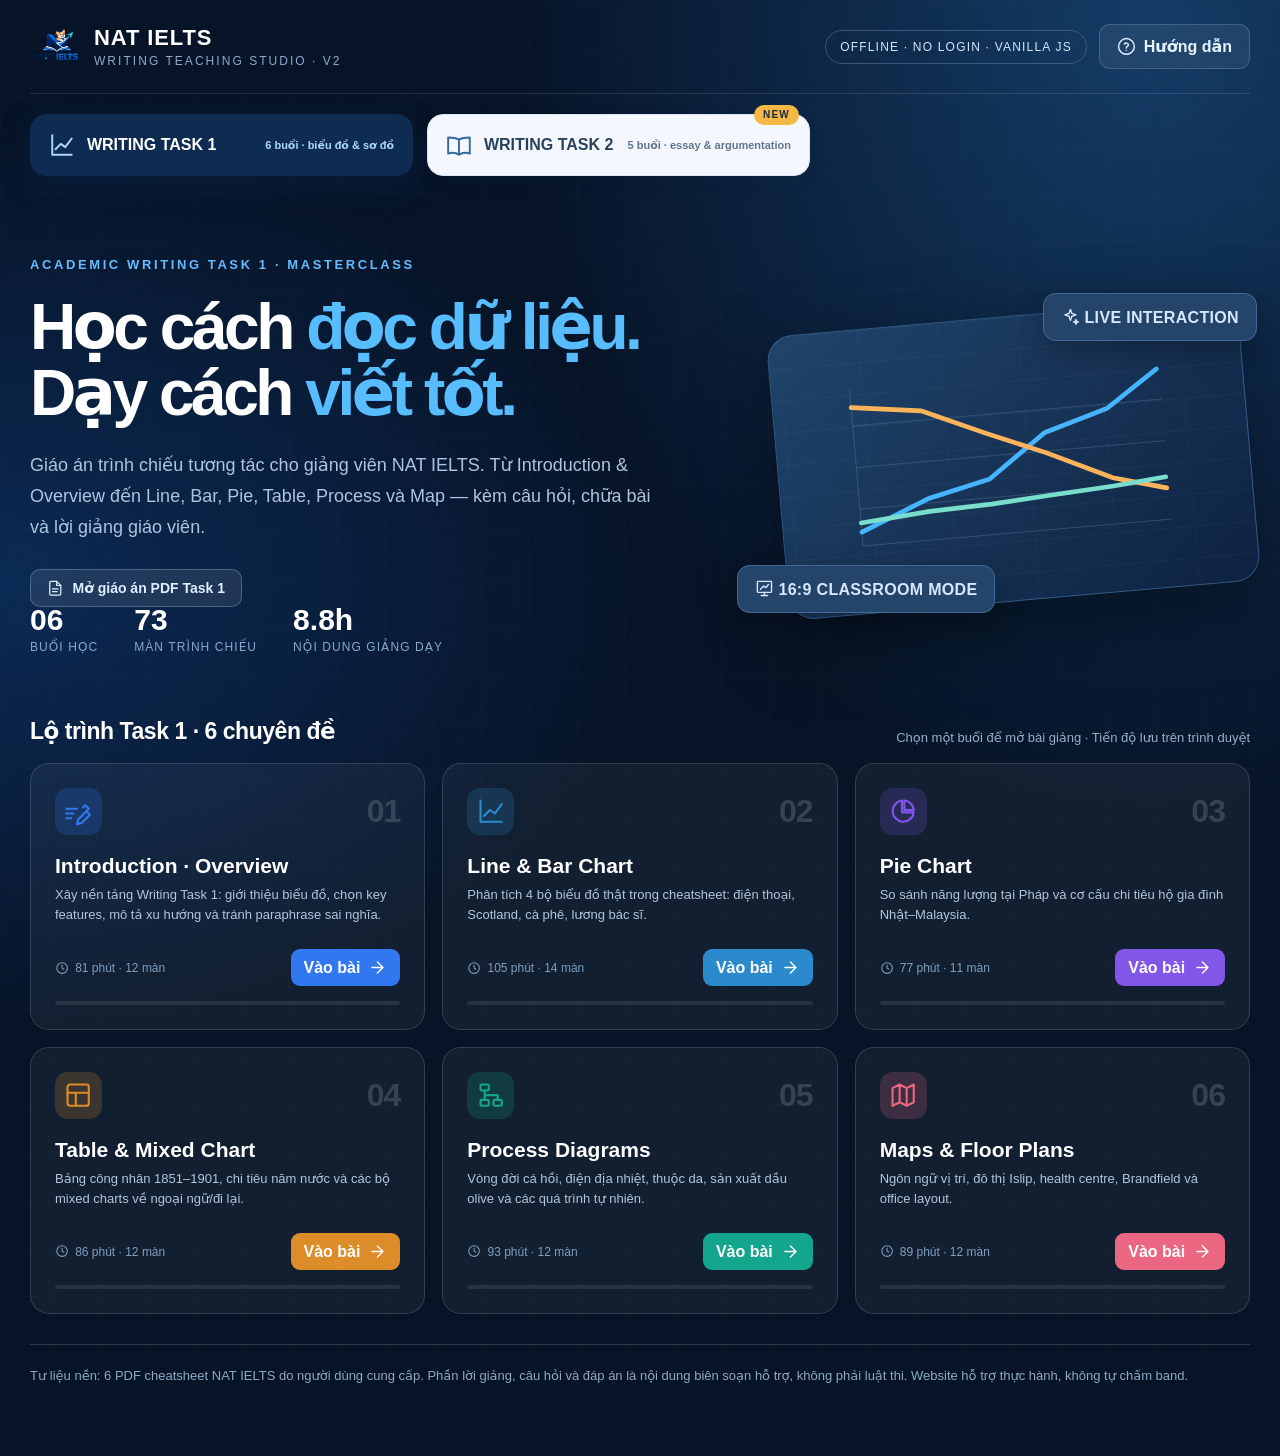
<file: index.html>
<!doctype html>
<html lang="vi">
<head>
  <meta charset="utf-8" />
  <meta name="viewport" content="width=device-width, initial-scale=1" />
  <meta name="theme-color" content="#091a34" />
  <meta name="description" content="NAT IELTS Writing Task 1 & Task 2 — 11 buổi trình chiếu tương tác cho giáo viên NAT IELTS." />
  <title>NAT IELTS • Writing Task 1 & Task 2 Studio</title>
  <link rel="icon" type="image/png" href="assets/figures/logo.png" />
  <link rel="stylesheet" href="styles.css" />
  <script defer src="lessons.js"></script>
  <script defer src="lessons2.js"></script>
  <script defer src="app.js"></script>
</head>
<body>
  <div id="app"></div>
  <div id="toast" class="toast" role="status" aria-live="polite"></div>
  <noscript>Ứng dụng cần bật JavaScript trong trình duyệt để sử dụng chức năng trình chiếu.</noscript>
</body>
</html>
</file>
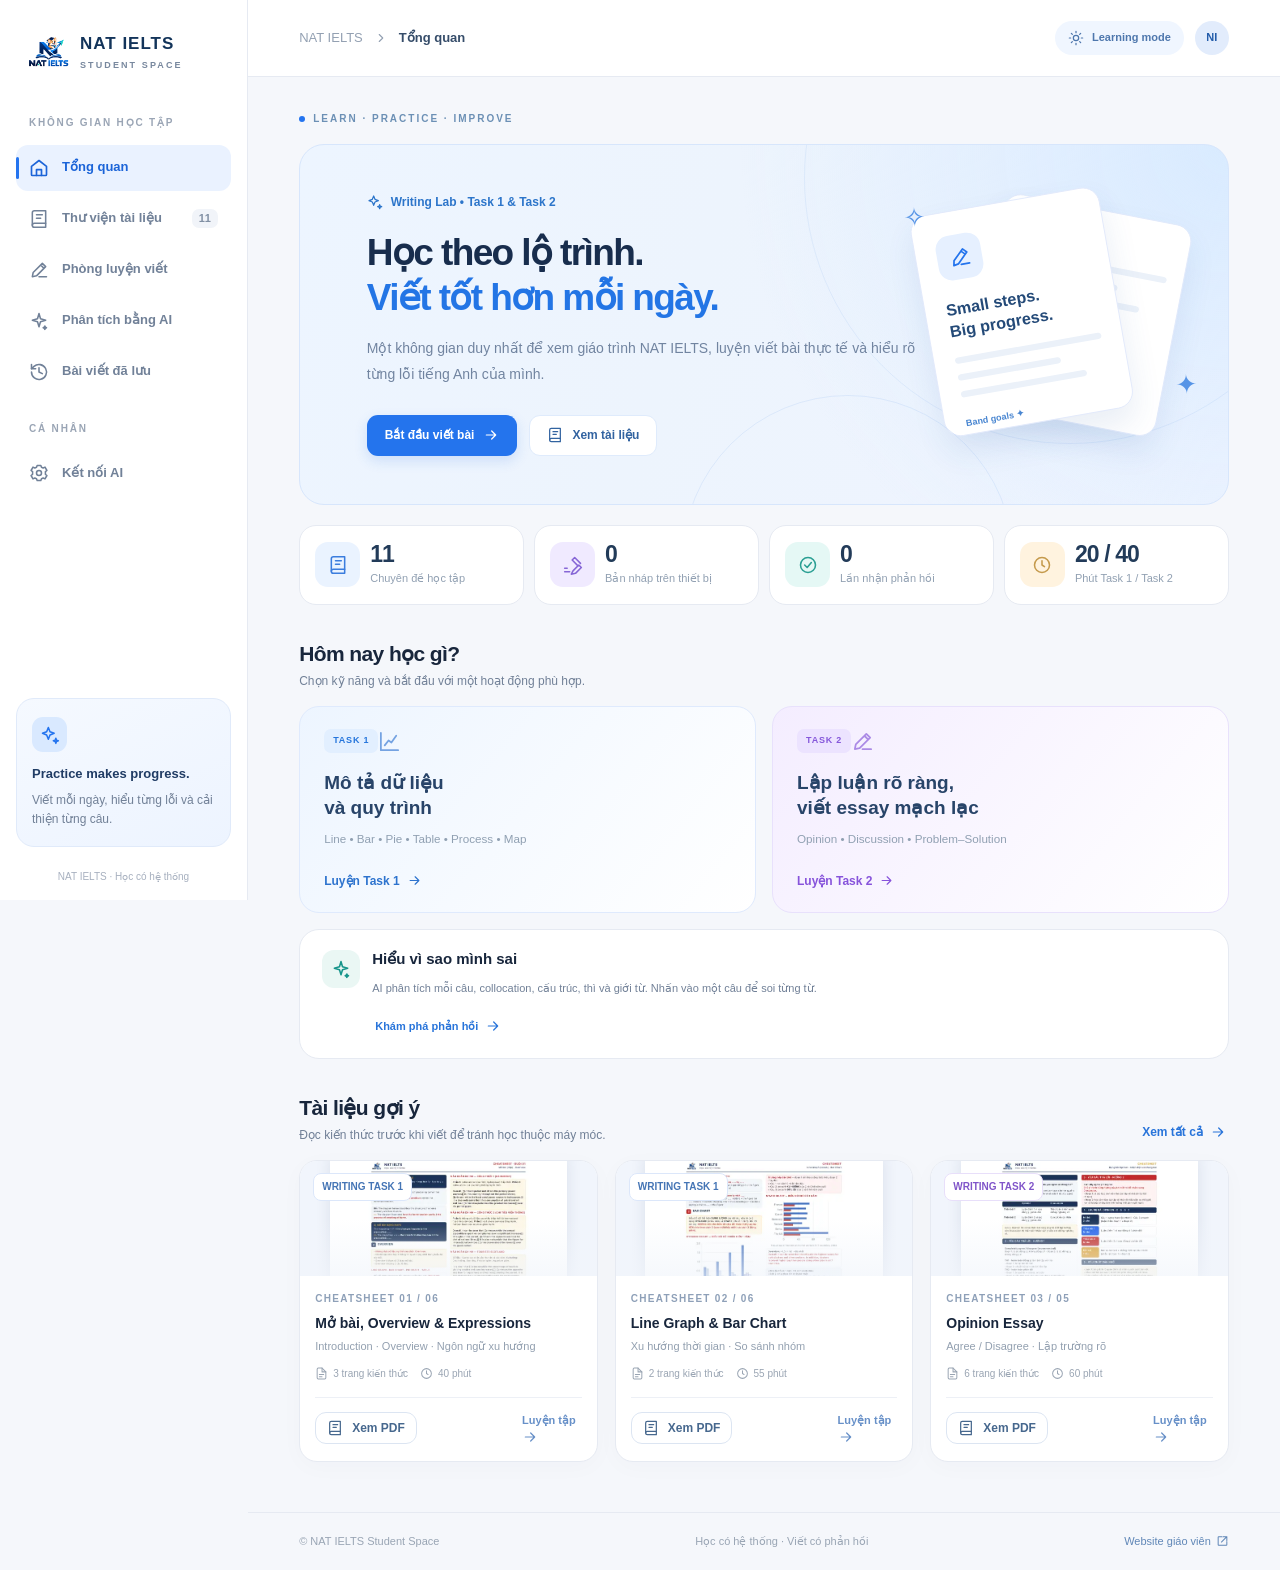
<file: student/index.html>
<!doctype html>
<html lang="vi">
<head>
  <meta charset="utf-8">
  <meta name="viewport" content="width=device-width, initial-scale=1">
  <meta name="theme-color" content="#f6f9fe">
  <meta name="description" content="NAT IELTS Student Hub: tài liệu Writing Task 1 và 2, phòng luyện viết và phân tích bài bằng AI theo từng câu, từng từ.">
  <title>NAT IELTS · Student Writing Hub</title>
  <link rel="icon" href="assets/logo.png" type="image/png">
  <link rel="stylesheet" href="styles.css">
  <script defer src="data.js"></script>
  <script defer src="config.js"></script>
  <script defer src="direct-gemini.js"></script>
  <script defer src="app.js"></script>
</head>
<body>
<!-- SVG outline icons, no external CDN required -->
<svg class="svg-sprite" xmlns="http://www.w3.org/2000/svg" aria-hidden="true">
  <symbol id="i-home" viewBox="0 0 24 24"><path d="m3 10 9-7 9 7v10a1 1 0 0 1-1 1H4a1 1 0 0 1-1-1z"/><path d="M9 21v-7h6v7"/></symbol>
  <symbol id="i-books" viewBox="0 0 24 24"><path d="M4 19.5A2.5 2.5 0 0 1 6.5 17H20"/><path d="M6.5 2H20v20H6.5A2.5 2.5 0 0 1 4 19.5v-15A2.5 2.5 0 0 1 6.5 2Z"/><path d="M9 7h7M9 11h5"/></symbol>
  <symbol id="i-pen" viewBox="0 0 24 24"><path d="m12 19 7-7 3 3-7 7-5 1zM18 13l-7-7 3-3 7 7"/><path d="M2 20h6M2 16h3"/></symbol>
  <symbol id="i-sparkle" viewBox="0 0 24 24"><path d="m12 3 1.8 6.2L20 11l-6.2 1.8L12 19l-1.8-6.2L4 11l6.2-1.8z"/><path d="m19 18 .6 1.4L21 20l-1.4.6L19 22l-.6-1.4L17 20l1.4-.6z"/></symbol>
  <symbol id="i-clock" viewBox="0 0 24 24"><circle cx="12" cy="12" r="9"/><path d="M12 7v5l3 2"/></symbol>
  <symbol id="i-history" viewBox="0 0 24 24"><path d="M3 12a9 9 0 1 0 3-6.7L3 8"/><path d="M3 3v5h5M12 7v5l4 2"/></symbol>
  <symbol id="i-settings" viewBox="0 0 24 24"><path d="M9.8 3 9 5.2l-2 .8-2.2-1L2.5 9l1.8 1.4v3.2L2.5 15l2.3 4 2.2-1 2 .8.8 2.2h4.4l.8-2.2 2-.8 2.2 1 2.3-4-1.8-1.4v-3.2L21.5 9l-2.3-4-2.2 1-2-.8-.8-2.2z"/><circle cx="12" cy="12" r="3"/></symbol>
  <symbol id="i-arrow" viewBox="0 0 24 24"><path d="M5 12h14m-6-6 6 6-6 6"/></symbol>
  <symbol id="i-arrowleft" viewBox="0 0 24 24"><path d="M19 12H5m6-6-6 6 6 6"/></symbol>
  <symbol id="i-check" viewBox="0 0 24 24"><path d="m5 12 4 4L19 6"/></symbol>
  <symbol id="i-check-circle" viewBox="0 0 24 24"><circle cx="12" cy="12" r="9"/><path d="m8 12 3 3 5-6"/></symbol>
  <symbol id="i-download" viewBox="0 0 24 24"><path d="M12 3v12m-5-5 5 5 5-5M4 17v4h16v-4"/></symbol>
  <symbol id="i-external" viewBox="0 0 24 24"><path d="M13 4h7v7M20 4 10 14"/><path d="M20 13v6a1 1 0 0 1-1 1H5a1 1 0 0 1-1-1V5a1 1 0 0 1 1-1h6"/></symbol>
  <symbol id="i-x" viewBox="0 0 24 24"><path d="M5 5 19 19M19 5 5 19"/></symbol>
  <symbol id="i-search" viewBox="0 0 24 24"><circle cx="11" cy="11" r="7"/><path d="m16 16 5 5"/></symbol>
  <symbol id="i-bookmark" viewBox="0 0 24 24"><path d="M5 4a1 1 0 0 1 1-1h12a1 1 0 0 1 1 1v17l-7-4-7 4z"/></symbol>
  <symbol id="i-info" viewBox="0 0 24 24"><circle cx="12" cy="12" r="9"/><path d="M12 11v5M12 7h.01"/></symbol>
  <symbol id="i-alert" viewBox="0 0 24 24"><path d="m12 3 10 18H2zM12 9v5M12 17h.01"/></symbol>
  <symbol id="i-chevron" viewBox="0 0 24 24"><path d="m6 9 6 6 6-6"/></symbol>
  <symbol id="i-chevron-right" viewBox="0 0 24 24"><path d="m9 6 6 6-6 6"/></symbol>
  <symbol id="i-file" viewBox="0 0 24 24"><path d="M13 2H6a2 2 0 0 0-2 2v16a2 2 0 0 0 2 2h12a2 2 0 0 0 2-2V9z"/><path d="M13 2v7h7M8 14h8M8 18h5"/></symbol>
  <symbol id="i-edit" viewBox="0 0 24 24"><path d="M12 20h9M16 4l4 4-11 11-5 1 1-5zM14 6l4 4"/></symbol>
  <symbol id="i-copy" viewBox="0 0 24 24"><rect x="8" y="8" width="13" height="13" rx="2"/><path d="M16 8V5a2 2 0 0 0-2-2H5a2 2 0 0 0-2 2v9a2 2 0 0 0 2 2h3"/></symbol>
  <symbol id="i-trash" viewBox="0 0 24 24"><path d="M3 6h18M8 6V4h8v2m-11 0 1 15h12l1-15M10 10v7M14 10v7"/></symbol>
  <symbol id="i-menu" viewBox="0 0 24 24"><path d="M4 7h16M4 12h16M4 17h16"/></symbol>
  <symbol id="i-target" viewBox="0 0 24 24"><circle cx="12" cy="12" r="9"/><circle cx="12" cy="12" r="5"/><circle cx="12" cy="12" r="1"/></symbol>
  <symbol id="i-layers" viewBox="0 0 24 24"><path d="m12 3 9 5-9 5-9-5zM3 12l9 5 9-5M3 16l9 5 9-5"/></symbol>
  <symbol id="i-play" viewBox="0 0 24 24"><path d="m8 5 12 7-12 7z"/></symbol>
  <symbol id="i-pause" viewBox="0 0 24 24"><path d="M7 5v14M17 5v14"/></symbol>
  <symbol id="i-lock" viewBox="0 0 24 24"><rect x="4" y="10" width="16" height="11" rx="2"/><path d="M8 10V7a4 4 0 0 1 8 0v3"/></symbol>
  <symbol id="i-refresh" viewBox="0 0 24 24"><path d="M20 7V3h-4M4 17v4h4"/><path d="M20 7a8 8 0 0 0-14-2M4 17a8 8 0 0 0 14 2"/></symbol>
  <symbol id="i-stars" viewBox="0 0 24 24"><path d="m10 3 2 5 5 2-5 2-2 5-2-5-5-2 5-2zM19 16l.8 2.2L22 19l-2.2.8L19 22l-.8-2.2L16 19l2.2-.8z"/></symbol>
  <symbol id="i-chart" viewBox="0 0 24 24"><path d="M3 3v18h18M7 16l4-5 3 2 5-7"/></symbol>
  <symbol id="i-shield" viewBox="0 0 24 24"><path d="m12 2 9 4v6c0 6-4 9-9 10-5-1-9-4-9-10V6z"/><path d="m9 12 2 2 4-4"/></symbol>
  <symbol id="i-sun" viewBox="0 0 24 24"><circle cx="12" cy="12" r="4"/><path d="M12 2v2m0 16v2M2 12h2m16 0h2M5 5l1.5 1.5m11 11L19 19m0-14-1.5 1.5m-11 11L5 19"/></symbol>
</svg>
<div class="app-shell">
  <aside class="sidebar" id="sidebar">
    <a class="brand" href="#home" data-go="home" aria-label="NAT IELTS Student Hub">
      <span class="brand-logo"><img src="assets/logo.png" alt="Logo NAT IELTS"></span>
      <span class="brand-name"><strong>NAT IELTS</strong><small>STUDENT SPACE</small></span>
    </a>
    <div class="sidebar-label">KHÔNG GIAN HỌC TẬP</div>
    <nav class="main-nav" aria-label="Điều hướng">
      <button class="nav-link active" data-go="home"><svg class="icon"><use href="#i-home"/></svg> Tổng quan</button>
      <button class="nav-link" data-go="library"><svg class="icon"><use href="#i-books"/></svg> Thư viện tài liệu <span class="nav-pill">11</span></button>
      <button class="nav-link" data-go="practice"><svg class="icon"><use href="#i-edit"/></svg> Phòng luyện viết</button>
      <button class="nav-link" data-go="results"><svg class="icon"><use href="#i-sparkle"/></svg> Phân tích bằng AI</button>
      <button class="nav-link" data-go="history"><svg class="icon"><use href="#i-history"/></svg> Bài viết đã lưu</button>
    </nav>
    <div class="sidebar-label" style="margin-top:26px">CÁ NHÂN</div>
    <nav class="main-nav" aria-label="Cài đặt">
      <button class="nav-link" data-go="settings"><svg class="icon"><use href="#i-settings"/></svg> Kết nối AI</button>
    </nav>
    <div class="side-spacer"></div>
    <div class="side-tip"><span class="tip-icon"><svg class="icon"><use href="#i-stars"/></svg></span><strong>Practice makes progress.</strong><p>Viết mỗi ngày, hiểu từng lỗi và cải thiện từng câu.</p></div>
    <div class="side-foot">NAT IELTS · Học có hệ thống</div>
  </aside>
  <div class="workspace">
    <header class="topbar">
      <div class="topbar-start"><button id="menuBtn" class="icon-button mobile-only" aria-label="Mở menu"><svg class="icon"><use href="#i-menu"/></svg></button><div class="breadcrumb"><span>NAT IELTS</span><svg class="icon small"><use href="#i-chevron-right"/></svg><strong id="breadcrumbCurrent">Tổng quan</strong></div></div>
      <div class="topbar-end"><span class="chip soft-blue"><svg class="icon small"><use href="#i-sun"/></svg> Learning mode</span><span class="top-avatar">NI</span></div>
    </header>
    <main id="mainContent" class="page-content">
      <section class="view active" id="view-home" aria-labelledby="homeTitle">
        <div class="welcome-line"><span class="tiny-dot"></span> LEARN · PRACTICE · IMPROVE</div>
        <div class="hero"><div class="hero-content"><span class="hero-eyebrow"><svg class="icon small"><use href="#i-stars"/></svg> Writing Lab • Task 1 & Task 2</span><h1 id="homeTitle">Học theo lộ trình.<br><span>Viết tốt hơn mỗi ngày.</span></h1><p>Một không gian duy nhất để xem giáo trình NAT IELTS, luyện viết bài thực tế và hiểu rõ từng lỗi tiếng Anh của mình.</p><div class="hero-actions"><button class="btn primary" data-go="practice">Bắt đầu viết bài <svg class="icon small"><use href="#i-arrow"/></svg></button><button class="btn white" data-go="library"><svg class="icon small"><use href="#i-books"/></svg> Xem tài liệu</button></div></div><div class="hero-art" aria-hidden="true"><div class="art-sheet art-sheet-back"><span>WRITING TASK 1</span><i></i><i></i><i></i></div><div class="art-sheet art-sheet-front"><span class="art-circle"><svg class="icon"><use href="#i-edit"/></svg></span><b>Small steps.<br>Big progress.</b><i></i><i></i><i></i><em>Band goals ✦</em></div><div class="art-spark art-spark-one">✦</div><div class="art-spark art-spark-two">✧</div></div></div>
        <div class="stats-grid"><div class="stat-card"><span class="stat-icon icon-blue"><svg class="icon"><use href="#i-books"/></svg></span><div><strong>11</strong><span>Chuyên đề học tập</span></div></div><div class="stat-card"><span class="stat-icon icon-purple"><svg class="icon"><use href="#i-pen"/></svg></span><div><strong id="homeDraftCount">0</strong><span>Bản nháp trên thiết bị</span></div></div><div class="stat-card"><span class="stat-icon icon-teal"><svg class="icon"><use href="#i-check-circle"/></svg></span><div><strong id="homeReviewCount">0</strong><span>Lần nhận phản hồi</span></div></div><div class="stat-card"><span class="stat-icon icon-orange"><svg class="icon"><use href="#i-clock"/></svg></span><div><strong>20 / 40</strong><span>Phút Task 1 / Task 2</span></div></div></div>
        <div class="section-heading"><div><h2>Hôm nay học gì?</h2><p>Chọn kỹ năng và bắt đầu với một hoạt động phù hợp.</p></div></div>
        <div class="home-path-grid"><button class="path-card" id="homeT1"><span class="path-top"><span class="tag light-blue">TASK 1</span><svg class="icon"><use href="#i-chart"/></svg></span><strong>Mô tả dữ liệu<br>và quy trình</strong><small>Line • Bar • Pie • Table • Process • Map</small><span class="path-foot">Luyện Task 1 <svg class="icon"><use href="#i-arrow"/></svg></span></button><button class="path-card path-purple" id="homeT2"><span class="path-top"><span class="tag light-purple">TASK 2</span><svg class="icon"><use href="#i-edit"/></svg></span><strong>Lập luận rõ ràng,<br>viết essay mạch lạc</strong><small>Opinion • Discussion • Problem–Solution</small><span class="path-foot">Luyện Task 2 <svg class="icon"><use href="#i-arrow"/></svg></span></button><div class="guidance-card"><span class="guidance-icon"><svg class="icon"><use href="#i-sparkle"/></svg></span><h3>Hiểu vì sao mình sai</h3><p>AI phân tích mỗi câu, collocation, cấu trúc, thì và giới từ. Nhấn vào một câu để soi từng từ.</p><button class="inline-link" data-go="results">Khám phá phản hồi <svg class="icon small"><use href="#i-arrow"/></svg></button></div></div>
        <div class="section-heading" style="margin-top:36px"><div><h2>Tài liệu gợi ý</h2><p>Đọc kiến thức trước khi viết để tránh học thuộc máy móc.</p></div><button class="inline-link" data-go="library">Xem tất cả <svg class="icon small"><use href="#i-arrow"/></svg></button></div><div class="doc-grid home-doc-grid" id="homeDocs"></div>
      </section>
      <section class="view" id="view-library" aria-labelledby="libraryTitle">
        <div class="page-heading"><div><div class="eyebrow">RESOURCE LIBRARY</div><h1 id="libraryTitle">Thư viện tài liệu</h1><p>11 cheatsheet gốc từ bộ NAT IELTS Writing Task 1 & Task 2. Đọc PDF ngay trong trình duyệt.</p></div><div class="heading-mark"><svg class="icon"><use href="#i-books"/></svg></div></div>
        <div class="toolbar"><div class="segment" id="libraryTasks"><button class="active" data-filter="all">Tất cả <span>11</span></button><button data-filter="1">Task 1 <span>6</span></button><button data-filter="2">Task 2 <span>5</span></button></div><label class="search-box"><svg class="icon"><use href="#i-search"/></svg><input id="docSearch" type="search" placeholder="Tìm chủ đề, kỹ năng..." autocomplete="off" aria-label="Tìm tài liệu"></label></div>
        <div class="doc-grid" id="libraryGrid"></div><div class="empty-state hidden" id="docsEmpty">Không tìm thấy tài liệu phù hợp.</div>
      </section>
      <section class="view" id="view-practice" aria-labelledby="practiceTitle">
        <div class="page-heading compact"><div><div class="eyebrow">WRITING WORKSPACE</div><h1 id="practiceTitle">Phòng luyện viết</h1><p>Chọn đề, lập dàn ý và hoàn thiện bài viết. Bản nháp được lưu trên thiết bị này.</p></div><span class="badge-round"><svg class="icon"><use href="#i-edit"/></svg></span></div>
        <div class="practice-layout"><div class="practice-main">
          <div class="paper-card"><div class="paper-top"><div class="segment mini" id="practiceTasks"><button class="active" data-task="1">Academic Task 1</button><button data-task="2">Academic Task 2</button></div><div class="timer-box"><svg class="icon small"><use href="#i-clock"/></svg><strong id="timerDisplay">20:00</strong><button id="timerBtn" aria-label="Bắt đầu đồng hồ"><svg class="icon small"><use href="#i-play"/></svg></button><button id="timerReset" aria-label="Đặt lại đồng hồ"><svg class="icon small"><use href="#i-refresh"/></svg></button></div></div>
            <label class="form-label" for="promptSelect">Chọn đề Writing</label><div class="input-row"><select id="promptSelect" class="input-select"></select><button id="promptShuffle" class="icon-button" title="Chọn đề ngẫu nhiên" aria-label="Chọn đề ngẫu nhiên"><svg class="icon"><use href="#i-refresh"/></svg></button></div>
            <div class="question-box"><div class="question-top"><span class="eyebrow" id="promptKind">LINE GRAPH</span><button class="inline-link" id="openRelatedDoc"><svg class="icon small"><use href="#i-books"/></svg> Tài liệu liên quan</button></div><h3 id="promptTitle"></h3><p id="promptQuestion"></p><div id="promptImageWrap" class="prompt-image-wrap hidden"><img id="promptImage" alt="Biểu đồ hoặc sơ đồ của đề luyện tập"><button id="expandChart" class="img-expand">Phóng to hình <svg class="icon small"><use href="#i-external"/></svg></button></div></div>
            <div class="editor-head"><div><h3>Bài viết của bạn</h3><p>Viết bằng tiếng Anh, bố cục các đoạn rõ ràng.</p></div><span id="saveState" class="autosave"><span></span> Đã lưu</span></div>
            <textarea id="essayEditor" class="essay-editor" spellcheck="true" placeholder="Bắt đầu viết bài tại đây...\n\nIntroduction...\n\nOverview / Body 1..." aria-label="Bài viết của học sinh"></textarea>
            <div class="editor-bottom"><div class="counter-label"><strong id="wordCount">0</strong> / <span id="targetCount">150</span> từ tối thiểu <span id="wordStatus" class="counter-status">Cần viết thêm</span></div><div class="action-buttons"><button class="btn subtle" id="downloadDraft"><svg class="icon small"><use href="#i-download"/></svg> Tải TXT</button><button class="btn subtle" id="clearDraft"><svg class="icon small"><use href="#i-trash"/></svg> Xóa</button><button class="btn subtle" id="generateModel"><svg class="icon small"><use href="#i-stars"/></svg> Bài mẫu AI</button><button class="btn primary" id="gradeFromEditor"><svg class="icon small"><use href="#i-sparkle"/></svg> Chấm bài bằng AI</button></div></div>
          </div>
        </div><aside class="practice-side"><div class="aside-panel"><div class="panel-title"><span class="aside-icon teal"><svg class="icon"><use href="#i-target"/></svg></span><div><h3>Cần đạt trong bài</h3><small id="taskChecklistSubtitle">Academic Task 1</small></div></div><div id="writingChecklist" class="checklist"></div></div><div class="aside-panel"><div class="panel-title"><span class="aside-icon purple"><svg class="icon"><use href="#i-layers"/></svg></span><div><h3>Gợi ý triển khai</h3><small>Trước khi viết câu đầu tiên</small></div></div><div id="promptGuides" class="guide-list"></div></div><div class="aside-panel vocab-panel"><div class="panel-title"><span class="aside-icon orange"><svg class="icon"><use href="#i-bookmark"/></svg></span><div><h3>Từ vựng nên cân nhắc</h3><small>Ưu tiên dùng đúng ngữ cảnh</small></div></div><div id="promptVocab" class="vocab-tags"></div></div><div class="aside-panel aside-privacy"><svg class="icon"><use href="#i-shield"/></svg><p>Bản nháp chỉ nằm trên trình duyệt. Khi chọn chấm AI, nội dung sẽ được gửi tới dịch vụ AI đã cấu hình.</p></div></aside></div>
      </section>
      <section class="view" id="view-results" aria-labelledby="resultsTitle"><div class="page-heading compact"><div><div class="eyebrow">WRITING FEEDBACK</div><h1 id="resultsTitle">Phân tích bài viết</h1><p>Điểm ước lượng, giải thích theo từng câu và chế độ soi từng từ.</p></div><button class="btn outline" data-go="practice"><svg class="icon small"><use href="#i-arrowleft"/></svg> Quay lại bài viết</button></div><div id="resultsContent"></div></section>
      <section class="view" id="view-history" aria-labelledby="historyTitle"><div class="page-heading compact"><div><div class="eyebrow">MY WORK</div><h1 id="historyTitle">Bài viết đã lưu</h1><p>Lịch sử và điểm ước lượng lưu trên trình duyệt của thiết bị này.</p></div><span class="badge-round"><svg class="icon"><use href="#i-history"/></svg></span></div><div id="historyList"></div></section>
      <section class="view" id="view-settings" aria-labelledby="settingsTitle">
        <div class="page-heading compact"><div><div class="eyebrow">GEMINI AI · NAT IELTS</div><h1 id="settingsTitle">Kết nối chấm bài tự động</h1><p>Học sinh không cần đăng nhập AI, không phải nhập API key hoặc mã lớp.</p></div><span class="badge-round"><svg class="icon"><use href="#i-sparkle"/></svg></span></div>
        <div class="settings-layout">
          <div class="settings-card">
            <div class="panel-title"><span class="aside-icon teal"><svg class="icon"><use href="#i-shield"/></svg></span><div><h3>Gemini được tích hợp sẵn</h3><small>Đã cài sẵn ở phía mã nguồn website</small></div></div>
            <p id="aiModeText" class="form-hint">Website gọi Gemini trực tiếp từ trình duyệt, không dùng Vercel hoặc Worker.</p>
            <div class="ai-managed"><span class="ai-managed-mark"><svg class="icon"><use href="#i-check-circle"/></svg></span><div><strong>Model <span id="aiModelText">gemini-3-flash-preview</span></strong><small>Chấm bài · Phân tích từng câu · Soi từng từ · Viết bài mẫu</small></div></div>
            <div class="settings-actions"><button class="btn primary" id="testConnection"><svg class="icon small"><use href="#i-refresh"/></svg> Kiểm tra kết nối AI</button><button class="btn outline" data-go="practice"><svg class="icon small"><use href="#i-edit"/></svg> Vào phòng luyện viết</button></div>
            <div id="connectionFeedback" class="connection-feedback" role="status"></div>
          </div>
          <div class="settings-card tip-settings"><span class="aside-icon blue"><svg class="icon"><use href="#i-info"/></svg></span><h3>Kết quả AI là nhận xét học tập</h3><p>Band chỉ là ước lượng dựa trên bài viết và tiêu chí IELTS, không thay thế điểm thi thật hay phản hồi của giáo viên.</p><hr><h3>Quyền riêng tư</h3><p>Bài nháp lưu trên chính thiết bị. Khi nhấn chấm hoặc tạo bài mẫu, đề bài, bài viết và biểu đồ liên quan được gửi trực tiếp từ trình duyệt đến nhà cung cấp AI. API key trong trang công khai có thể bị xem và sử dụng bởi người khác.</p><hr><h3>Thử trước khi dùng AI</h3><p>Vào mục Phân tích bài viết để xem kết quả minh họa. Bản này được gắn nhãn mô phỏng, không phải AI chấm thật.</p></div>
        </div>
      </section>
    </main>
    <footer class="site-footer"><span>© NAT IELTS Student Space</span><span>Học có hệ thống · Viết có phản hồi</span><a href="https://jafirst-win.github.io/NAT_IELTS_Writing_Studio/" target="_blank" rel="noopener">Website giáo viên <svg class="icon small"><use href="#i-external"/></svg></a></footer>
  </div>
</div>
<div class="drawer-backdrop" id="navBackdrop"></div>
<dialog class="doc-modal" id="pdfModal"><div class="modal-head"><div><span class="eyebrow" id="modalDocType"></span><h3 id="modalDocTitle">Tài liệu NAT IELTS</h3></div><div class="modal-actions"><a id="pdfDownload" class="btn outline" target="_blank" rel="noopener"><svg class="icon small"><use href="#i-external"/></svg> Mở trang riêng</a><button id="pdfClose" class="icon-button" aria-label="Đóng"><svg class="icon"><use href="#i-x"/></svg></button></div></div><div class="pdf-modal-body"><iframe id="pdfFrame" loading="lazy" title="Xem giáo trình PDF"></iframe></div><div class="modal-footer"><svg class="icon small"><use href="#i-info"/></svg> Nếu thiết bị không hiển thị PDF, chọn “Mở trang riêng” để xem và tải tài liệu.</div></dialog>
<dialog class="image-modal" id="imageModal"><div class="image-modal-bar"><strong>Phóng to hình đề Writing</strong><button class="icon-button" id="imageClose" aria-label="Đóng"><svg class="icon"><use href="#i-x"/></svg></button></div><img id="largeImage" alt="Hình biểu đồ phóng to"></dialog>
<div id="toast" class="toast" role="status" aria-live="polite"></div><div id="busy" class="busy-overlay hidden" role="status" aria-live="polite"><div class="busy-card"><span class="busy-spinner"></span><strong id="busyText">AI đang đọc bài viết...</strong><p>Đang phân tích tiêu chí, cách dùng từ và cấu trúc. Vui lòng giữ trang mở.</p></div></div>
</body>
</html>
</file>
<file: styles.css>
:root{--navy:#0c2241;--ink:#14243b;--muted:#62718a;--blue:#1788f4;--line:#dde6f2;--paper:#fff;--surface:#f5f8fc;--good:#139673;--warn:#b86527;--danger:#c74d4d;--focus:#1685f3;font-family:Inter,"Aptos","Segoe UI",Arial,system-ui,sans-serif;color-scheme:light;font-synthesis:none;-webkit-font-smoothing:antialiased}
*{box-sizing:border-box}html,body{margin:0;min-height:100%;font-family:inherit}body{background:#061226;color:#f9fbff}button,input,textarea{font:inherit}button{cursor:pointer}button:focus-visible,a:focus-visible,textarea:focus-visible{outline:3px solid #77c6ff;outline-offset:3px}button:disabled{opacity:.45;cursor:not-allowed}.icon{width:1.18em;height:1.18em;fill:none;stroke:currentColor;stroke-width:1.8;stroke-linecap:round;stroke-linejoin:round;vertical-align:-.18em;flex-shrink:0}.shell{min-height:100vh;background:radial-gradient(ellipse at 90% 1%,#143c67 0%,transparent 39%),radial-gradient(ellipse at 0% 40%,#0b2a55 0%,transparent 36%),#071427;position:relative;overflow:hidden}.shell:before{content:"";position:absolute;inset:0;background-image:linear-gradient(#f8fcff04 1px,transparent 1px),linear-gradient(90deg,#f8fcff04 1px,transparent 1px);background-size:48px 48px;pointer-events:none}.dash-container{width:min(1330px,calc(100% - 60px));margin:auto;position:relative;padding-bottom:70px}.dash-nav{height:94px;display:flex;justify-content:space-between;align-items:center;border-bottom:1px solid #ffffff20}.brand{display:flex;align-items:center;gap:13px}.brand img{width:51px;height:51px;object-fit:contain;object-position:center}.brand b{font-size:22px;letter-spacing:.04em;color:#fff}.brand small{display:block;color:#8faacc;font-size:12px;letter-spacing:.17em;margin-top:3px}.dash-nav-right{display:flex;gap:12px;align-items:center}.top-pill{font-size:12px;color:#d5e6fa;border:1px solid #536d95a8;padding:9px 14px;border-radius:30px;letter-spacing:.1em}.ghost-btn{border:1px solid #ffffff2a;background:#ffffff10;color:#e5f2ff;padding:12px 17px;border-radius:11px;display:inline-flex;gap:8px;align-items:center;font-weight:700;transition:.18s}.ghost-btn:hover{background:#ffffff24}.hero{display:grid;grid-template-columns:1.12fr .88fr;align-items:center;gap:40px;padding:56px 0 43px}.hero-eyebrow{color:#66bbff;letter-spacing:.2em;font-weight:800;font-size:13px}.hero h1{font-size:clamp(50px,5vw,78px);line-height:1.03;letter-spacing:-.054em;font-weight:830;margin:23px 0;color:white}.hero h1 em{font-style:normal;color:#58bdff}.hero p{font-size:18px;max-width:630px;line-height:1.72;color:#aec4df;margin:0 0 26px}.hero-stat-row{display:flex;gap:36px;flex-wrap:wrap}.hero-stat strong{font-size:30px;color:#fff;display:block}.hero-stat span{font-size:12px;letter-spacing:.09em;text-transform:uppercase;color:#87a8cb}.hero-art{height:330px;position:relative}.hero-art .orb{position:absolute;right:40px;top:12px;width:320px;height:320px;border-radius:50%;background:radial-gradient(circle,#2cc1ff31,transparent 66%);filter:blur(5px)}.art-screen{position:absolute;inset:25px 0 20px 46px;background:linear-gradient(140deg,#20446b,#0e2241);border:1px solid #5289bc6e;border-radius:26px;transform:rotate(-5deg);box-shadow:0 25px 80px #0006;overflow:hidden}.art-screen:before{content:"";position:absolute;inset:0;background:linear-gradient(90deg,transparent 12%,#ffffff07 13%,transparent 14%),linear-gradient(#ffffff08 1px,transparent 1px);background-size:80px 32px}.art-screen .chartline{position:absolute;inset:35px;width:calc(100% - 70px);height:calc(100% - 70px)}.art-chip{position:absolute;color:#d6e7ff;background:#24446a;border:1px solid #5b89bf88;box-shadow:0 10px 28px #0004;padding:13px 17px;border-radius:13px;font-weight:750;letter-spacing:.02em}.art-chip.a{top:2px;right:-7px}.art-chip.b{bottom:8px;left:6px}.section-heading{display:flex;align-items:flex-end;justify-content:space-between;margin:20px 0 18px}.section-heading h2{font-size:23px;margin:0;color:white;letter-spacing:-.02em}.section-heading span{color:#94b0ce;font-size:13px}.lesson-grid{display:grid;grid-template-columns:repeat(3,minmax(0,1fr));gap:17px}.lesson-card{padding:24px;background:#ffffff0c;border:1px solid #ffffff23;border-radius:19px;min-height:244px;transition:transform .18s,border .18s,background .18s;position:relative;overflow:hidden}.lesson-card:hover{transform:translateY(-5px);border-color:#619cdd;background:#ffffff16}.lesson-card-top{display:flex;align-items:center;justify-content:space-between}.course-icon{width:47px;height:47px;border-radius:13px;display:grid;place-items:center;background:color-mix(in srgb,var(--course),transparent 80%);color:var(--course)}.course-icon .icon{font-size:24px}.course-number{font-size:32px;font-weight:800;color:#ffffff28;letter-spacing:-.03em}.lesson-card h3{font-size:21px;margin:18px 0 6px;color:white;line-height:1.24}.lesson-card p{color:#b1c5dc;line-height:1.55;font-size:13px;margin:0 0 20px;min-height:44px}.lesson-card-bottom{display:flex;justify-content:space-between;gap:10px;align-items:center}.lesson-card-meta{font-size:12px;color:#7f9fbf;display:flex;align-items:center;gap:6px}.start-lesson{border:0;color:#fff;background:var(--course);padding:9px 13px;border-radius:9px;font-weight:750;display:flex;align-items:center;gap:8px}.lesson-progress{height:4px;background:#ffffff17;border-radius:10px;overflow:hidden;margin-top:15px}.lesson-progress>i{height:100%;background:var(--course);display:block;border-radius:10px;transition:.25s}.footer-note{margin-top:30px;font-size:13px;color:#8ea8c5;line-height:1.65;border-top:1px solid #ffffff22;padding-top:20px}
/* PLAYER SHELL */
.player-shell{position:fixed;inset:0;display:flex;flex-direction:column;overflow:hidden;background:#091426}.player-header{height:66px;flex-shrink:0;display:flex;align-items:center;justify-content:space-between;padding:0 28px;border-bottom:1px solid #ffffff24;background:#08172b;z-index:5;gap:20px}.player-left{display:flex;align-items:center;gap:15px;min-width:0}.mini-mark{height:37px;width:37px;object-fit:contain}.lesson-breadcrumb{display:flex;flex-direction:column;gap:1px;min-width:0}.lesson-breadcrumb b{font-size:15px;white-space:nowrap;overflow:hidden;text-overflow:ellipsis}.lesson-breadcrumb small{font-size:11px;letter-spacing:.14em;color:#8daed2}.header-center{display:flex;align-items:center;gap:14px;flex:0 1 400px;min-width:80px}.slide-count{font-size:12px;white-space:nowrap;color:#c0d0e5}.track{height:4px;background:#244466;border-radius:5px;flex:1;overflow:hidden}.track i{display:block;height:100%;background:#64baff;border-radius:5px;transition:width .25s}.player-actions{display:flex;align-items:center;gap:9px}.tool-button{border:1px solid #ffffff26;background:#ffffff0d;color:#dbeafa;border-radius:10px;height:38px;min-width:38px;padding:0 12px;display:flex;align-items:center;justify-content:center;gap:7px;white-space:nowrap;font-size:13px;font-weight:680;transition:background .15s,border .15s}.tool-button:hover,.tool-button.active{background:#2e6b9b66;border-color:#58b2f6}.tool-button .icon{font-size:18px}.tool-button.primary{background:#167de0;border-color:#2788e9;color:#fff}.tool-button.primary:hover{background:#2c99ff}.tool-button:disabled{background:#ffffff04}.stage-wrap{flex:1;min-height:0;position:relative;display:flex;align-items:center;justify-content:center;padding:16px;overflow:hidden;transition:width .25s}.stage-mount{width:1440px;height:810px;position:relative;flex-shrink:0;transform-origin:center center;overflow:visible}.stage{width:1440px;height:810px;background:#fff;color:var(--ink);position:relative;overflow:hidden;border-radius:13px;box-shadow:0 22px 70px #0007;display:flex;flex-direction:column}.stage:before{content:"";position:absolute;top:0;left:0;right:0;height:7px;background:var(--course)}.stage-header{height:82px;flex-shrink:0;border-bottom:1px solid #e6ecf4;padding:0 64px;display:flex;align-items:center;justify-content:space-between;gap:18px}.stage-brand{display:flex;align-items:center;gap:12px;font-weight:900;color:#102644;font-size:18px;letter-spacing:.02em}.stage-brand img{width:51px;height:51px;object-fit:contain}.stage-chapter{display:flex;align-items:center;gap:10px;color:#75869b;font-weight:750;font-size:13px;letter-spacing:.12em}.stage-chapter i{width:10px;height:10px;border-radius:50%;background:var(--course)}.stage-content{flex:1;min-height:0;padding:45px 66px 30px;position:relative;display:flex;flex-direction:column;overflow:hidden}.stage-footer{height:55px;flex-shrink:0;display:flex;align-items:center;justify-content:space-between;padding:0 65px;border-top:1px solid #ebf0f7;font-size:13px;color:#6b7e96}.eyebrow{font-size:15px;font-weight:880;letter-spacing:.13em;text-transform:uppercase;color:var(--course);margin-bottom:15px}.slide-title{font-size:42px;line-height:1.12;letter-spacing:-.038em;color:#10253f;font-weight:830;margin:0 0 13px;max-width:1200px}.slide-lead{font-size:20px;line-height:1.52;color:#586e88;max-width:1130px;margin:0 0 24px}.top-row{display:flex;justify-content:space-between;align-items:start;gap:16px}.slide-minutes{font-size:12px;color:#536987;background:#f2f6fb;border:1px solid #e1eaf5;border-radius:20px;padding:9px 12px;white-space:nowrap;display:flex;align-items:center;gap:5px}.slide-inner{flex:1;min-height:0;display:flex;flex-direction:column;gap:20px;overflow:hidden}.card-grid{display:grid;grid-template-columns:repeat(2,minmax(0,1fr));gap:16px;align-content:start}.card-grid.cols-3{grid-template-columns:repeat(3,minmax(0,1fr))}.card-grid.cols-5{grid-template-columns:repeat(3,minmax(0,1fr))}.concept-card{border-radius:14px;border:1px solid #e0e8f1;background:#f6f9fd;padding:21px 23px;min-height:128px;display:flex;flex-direction:column;gap:10px}.concept-card .tag{font-size:15px;color:var(--course);font-weight:850;letter-spacing:.02em}.concept-card h4{font-size:23px;line-height:1.32;margin:0;color:#142b48;white-space:pre-wrap}.concept-card p{font-size:17px;line-height:1.45;color:#647389;margin:0}.concept-card.compact{min-height:110px;padding:15px 19px;gap:6px}.concept-card.compact h4{font-size:20px}.concept-card.compact p{font-size:15px}.slide-example{margin-top:auto;border-left:5px solid var(--course);background:#eff7ff;padding:15px 22px;color:#2d4965;font-size:17px;line-height:1.46;border-radius:0 10px 10px 0}.footline{font-size:14px;color:#697d95;border-top:1px solid #ecf1f6;padding-top:11px}.comparison-grid{display:grid;grid-template-columns:1fr 1fr;gap:24px;flex:1;align-items:stretch;max-height:420px}.comparison-panel{border:1px solid #d9e6f3;background:#f7fafd;border-radius:20px;padding:35px 37px;position:relative;display:flex;flex-direction:column;gap:20px;overflow:hidden}.comparison-panel:nth-child(2){background:#eff5ff}.comparison-panel .big-icon{width:64px;height:64px;border-radius:17px;display:grid;place-items:center;background:#d7ecff;color:var(--course);font-size:32px}.comparison-panel h3{font-size:33px;margin:0;color:#183050}.comparison-panel .cmp-tag{font-size:16px;letter-spacing:.06em;color:var(--course);font-weight:850}.comparison-panel p{font-size:21px;line-height:1.6;color:#5c6e86;margin:0}.visual-grid{display:grid;grid-template-columns:1.15fr .85fr;gap:23px;flex:1;min-height:0}.visual-grid.visual-double{grid-template-columns:1.25fr .75fr}.image-frame{border:1px solid #d8e3f1;border-radius:17px;background:white;display:flex;align-items:center;justify-content:center;position:relative;min-height:0;overflow:hidden;padding:17px}.image-stack{display:flex;flex-direction:column;gap:9px;min-height:0}.image-stack .image-frame{flex:1;min-height:0}.image-frame img{display:block;max-width:100%;max-height:100%;object-fit:contain}.zoom-image{position:absolute;right:14px;top:14px;z-index:3;background:#ffffffec;border:1px solid #d0dbeb;box-shadow:0 1px 5px #0001;border-radius:8px;width:37px;height:37px;color:#425e7e;display:grid;place-items:center}.zoom-image:hover{background:#dff1ff}.visual-aside{border:1px solid #e0e9f4;background:#f6f9fd;border-radius:17px;padding:26px 27px;display:flex;flex-direction:column;gap:14px;min-height:0;overflow:hidden}.visual-aside h3{font-size:24px;margin:0 0 1px;color:#173352}.point-select{background:#fff;color:#314b6a;border:1px solid #e4edf6;border-radius:11px;padding:15px 16px;display:flex;gap:11px;align-items:flex-start;text-align:left;font-size:17px;line-height:1.4;transition:.2s}.point-select .icon{color:var(--course);margin-top:2px}.point-select:hover,.point-select.selected{background:#e8f5ff;border-color:#95c6f3;transform:translateX(3px)}.aside-caption{margin-top:auto;font-size:13px;line-height:1.5;color:#7388a3}.quiz-wrap{display:grid;grid-template-columns:1fr 1fr;gap:20px;flex:1;min-height:0;overflow:hidden}.quiz-wrap.noimg{grid-template-columns:1fr}.quiz-main{border:1px solid #e0e9f3;background:#f8fafe;padding:27px 30px;border-radius:18px;min-height:0;display:flex;flex-direction:column;gap:16px}.quiz-prompt{font-size:23px;line-height:1.43;font-weight:720;color:#18314d;margin:0}.quiz-options{display:flex;flex-direction:column;gap:12px}.quiz-option{display:flex;gap:13px;align-items:flex-start;background:#fff;border:1px solid #dbe5f1;border-radius:11px;padding:17px 18px;color:#253c59;line-height:1.35;font-size:18px;text-align:left;transition:.15s}.quiz-option span:first-child{border:1px solid #b9c7d9;display:grid;place-items:center;width:27px;height:27px;border-radius:8px;color:#688098;font-size:14px;font-weight:850;flex-shrink:0}.quiz-option:hover{border-color:#7cbbec}.quiz-option.chosen{background:#e9f5ff;border-color:#45a4f4}.quiz-option.correct{border-color:#29ad88;background:#e9faf3}.quiz-option.incorrect{border-color:#e28c8a;background:#fff1f1}.quiz-bottom{margin-top:auto;display:flex;gap:12px;align-items:center;flex-wrap:wrap}.action-btn{background:var(--course);color:white;border:none;padding:13px 21px;border-radius:10px;font-size:16px;font-weight:800;display:flex;gap:9px;align-items:center;justify-content:center;transition:.15s}.action-btn:hover{filter:brightness(1.12)}.action-btn.secondary{background:#eff4f9;border:1px solid #d5e2ef;color:#224462}.quiz-feedback{border-radius:10px;padding:13px 15px;font-size:16px;line-height:1.5;background:#e8faf2;color:#126e57}.quiz-feedback.bad{background:#fff3e6;color:#874816}.prompt-card{background:#e9f3ff;padding:19px 24px;border-radius:13px;border-left:5px solid var(--course);font-size:19px;line-height:1.47;font-weight:730;color:#264764}.workshop-grid{display:grid;grid-template-columns:1fr .84fr;gap:25px;flex:1;min-height:0}.workshop-grid.w-visual{grid-template-columns:1fr .92fr}.workshop-left{display:flex;flex-direction:column;gap:14px;min-height:0}.workshop-right{border:1px solid #dfe8f3;border-radius:14px;padding:21px 22px;background:#fafcfe;display:flex;flex-direction:column;gap:12px;min-height:0;overflow:hidden}.workshop-right .image-frame{max-height:220px;flex:1}.workshop-area{width:100%;resize:none;min-height:0;flex:1;line-height:1.56;padding:20px 21px;border:1px solid #ccdcec;border-radius:12px;background:#fff;color:#172b43;font-size:19px;outline:none}.workshop-area:focus{border-color:#3da0f1;box-shadow:0 0 0 3px #3da0f120}.workshop-footer{display:flex;align-items:center;gap:15px;flex-wrap:wrap}.auto-save{font-size:13px;color:#8291a5;margin-right:auto}.workshop-hints{font-size:17px;color:#536983;line-height:1.53;padding-left:22px;margin:0}.workshop-hints li+li{margin-top:6px}.model-answer{background:#e9f9f4;color:#225844;border:1px solid #b7e3d5;border-radius:11px;padding:17px 18px;font-size:17px;line-height:1.62;overflow:auto;max-height:270px}.model-answer b{display:block;font-size:13px;letter-spacing:.12em;margin-bottom:8px}.hidden{display:none!important}.data-table-wrap{flex:1;min-height:0;display:flex;flex-direction:column;gap:14px}.data-table{width:100%;border-collapse:separate;border-spacing:0;text-align:left;border:1px solid #dce5ef;border-radius:14px;overflow:hidden;background:#fff;table-layout:auto}.data-table thead{background:#153b61;color:#fff}.data-table th{font-size:18px;font-weight:780;padding:14px 20px}.data-table td{padding:13px 20px;font-size:19px;color:#29435f;border-bottom:1px solid #e7edf5;font-variant-numeric:tabular-nums}.data-table tr:last-child td{border-bottom:0}.data-table tbody tr:nth-child(even){background:#f5f8fc}.data-table tbody tr{cursor:pointer;transition:.15s}.data-table tbody tr:hover,.data-table tbody tr.highlight{background:#dceffd}.table-tip{padding:14px 18px;border-radius:11px;color:#345372;background:#edf6ff;font-size:16px;border:1px solid #d6ebfb}.order-grid{display:grid;grid-template-columns:1fr .75fr;gap:24px;flex:1;min-height:0}.order-list{display:flex;flex-direction:column;gap:10px}.order-item{border:1px solid #e0e7f2;padding:13px 17px;background:#f7fafd;border-radius:12px;display:flex;align-items:center;gap:14px}.order-item .seq{display:grid;place-items:center;background:#d5e7fc;color:#164873;width:34px;height:34px;border-radius:10px;font-weight:820;flex-shrink:0}.order-item p{font-size:17px;color:#31506d;line-height:1.35;margin:0;flex:1}.order-controls{display:flex;gap:7px}.order-controls button{width:33px;height:33px;border:1px solid #ceddea;background:white;color:#29517a;border-radius:7px;display:grid;place-items:center}.order-controls button:hover{background:#daebff}.order-aside{border-radius:17px;padding:27px;background:#eaf3fd;color:#314b68;display:flex;flex-direction:column;gap:20px}.order-aside h3{margin:0;font-size:24px}.order-aside p{font-size:20px;line-height:1.6}.stage-cover{flex:1;position:relative;display:grid;grid-template-columns:1.23fr .77fr;align-items:center;gap:45px}.cover-kicker{display:inline-flex;gap:12px;color:var(--course);font-size:19px;font-weight:860;letter-spacing:.19em}.cover-title{font-size:72px;line-height:1.06;color:#0e2746;letter-spacing:-.062em;margin:25px 0 18px;font-weight:860;max-width:850px}.cover-lead{font-size:29px;line-height:1.35;font-weight:740;color:#336087;margin:0 0 20px;max-width:710px}.cover-sub{color:#6a8099;font-size:21px;line-height:1.58;margin:0}.cover-visual{height:460px;position:relative;display:flex;align-items:center;justify-content:center}.cover-visual:before{content:"";position:absolute;width:420px;height:420px;border-radius:50%;background:radial-gradient(circle,color-mix(in srgb,var(--course),transparent 76%),transparent 70%);box-shadow:0 0 0 1px color-mix(in srgb,var(--course),transparent 90%)}.cover-visual .ring{width:355px;height:355px;border-radius:50%;border:1.8px dashed color-mix(in srgb,var(--course),transparent 56%);display:flex;align-items:center;justify-content:center;position:relative;animation:rotate 35s linear infinite}.cover-visual .ring:before,.cover-visual .ring:after{content:"";position:absolute;border-radius:50%;width:17px;height:17px;background:var(--course);top:40px;right:34px}.cover-visual .ring:after{width:9px;height:9px;background:#aacdf6;bottom:5px;left:92px;top:auto;right:auto}.cover-visual .ring .icon{font-size:138px;stroke-width:.9;animation:counterRotate 35s linear infinite;color:var(--course)}.cover-scheme{position:absolute;right:8px;bottom:28px;font-size:16px;color:#597698;background:#fff;border:1px solid #e3edf7;border-radius:11px;padding:12px 18px;box-shadow:0 8px 30px #6d95b122}.banner{padding:13px 20px;background:#fff6e9;border:1px solid #eacfac;border-left:5px solid #d59137;border-radius:10px;color:#875621;font-size:15px;line-height:1.5}.label-aux{color:#8aa0bc;font-size:13px;letter-spacing:.09em;font-weight:800}.answer-cover{position:relative}
/* DRAWERS, POPOVERS, MODALS */
.speaker-pane{position:fixed;z-index:14;right:0;top:66px;bottom:64px;width:410px;background:#fbfcfe;color:#19324e;border-left:1px solid #ccd9e7;box-shadow:-16px 0 50px #0005;display:flex;flex-direction:column;transition:transform .25s}.speaker-pane:not(.visible){transform:translateX(105%)}.pane-header{height:67px;flex-shrink:0;border-bottom:1px solid #e4ebf3;display:flex;align-items:center;justify-content:space-between;padding:0 24px;font-weight:850;font-size:18px}.pane-body{padding:23px 26px 30px;overflow-y:auto;line-height:1.7;font-size:16px}.pane-body p{margin-top:10px;white-space:pre-wrap}.pane-kicker{font-size:12px;font-weight:900;color:#2182cf;letter-spacing:.13em;margin-top:20px}.pane-body .qc{background:#fff3e9;border:1px solid #f0d5b4;padding:15px;border-radius:10px;color:#814c22;line-height:1.6;font-size:14px}.pane-body a{color:#1278c8}.close-plain{border:0;background:transparent;display:grid;place-items:center;font-size:21px;width:38px;height:38px;border-radius:9px;color:inherit}.close-plain:hover{background:#e7eef6}.slide-list{position:fixed;z-index:18;left:0;top:0;bottom:0;width:420px;background:#0f2442;box-shadow:15px 0 60px #0009;display:flex;flex-direction:column;transition:transform .22s;border-right:1px solid #5479a4}.slide-list:not(.visible){transform:translateX(-110%)}.slide-list-head{display:flex;align-items:center;justify-content:space-between;padding:24px 27px;border-bottom:1px solid #ffffff30}.slide-list-head h3{margin:0;font-size:22px}.slide-list-content{overflow-y:auto;padding:12px}.outline-item{width:100%;border:1px solid transparent;background:transparent;color:#bed3eb;display:flex;gap:13px;text-align:left;padding:13px 14px;border-radius:10px;line-height:1.25;margin-bottom:3px}.outline-item .num{color:#83b6e6;font-weight:850;font-size:12px;min-width:25px}.outline-item .txt{font-size:14px}.outline-item:hover{background:#ffffff17}.outline-item.current{background:#1b5686;border-color:#408bc3;color:white}.outline-modules{padding:15px 15px 8px;display:grid;grid-template-columns:repeat(3,1fr);gap:8px}.outline-modules button{background:#ffffff13;color:#d5e8fb;border:1px solid #ffffff24;border-radius:8px;padding:12px 7px;font-weight:850}.outline-modules button.current{background:#197ccc;color:white}.overlay-shade{position:fixed;inset:0;background:#0008;z-index:17;display:none}.overlay-shade.open{display:block}.modal-overlay{position:fixed;inset:0;background:#041022d8;z-index:50;display:flex;align-items:center;justify-content:center;padding:35px}.modal-box{width:min(100%,1120px);max-height:93vh;overflow:auto;background:#fff;border-radius:22px;color:#182d47;box-shadow:0 25px 80px #0008;position:relative;padding:27px}.modal-head{display:flex;align-items:center;justify-content:space-between;padding-bottom:15px;margin-bottom:16px;border-bottom:1px solid #e5eaf1}.modal-head h3{margin:0;font-size:24px}.modal-figure{max-width:100%;max-height:74vh;display:block;object-fit:contain;margin:auto}.help-list{font-size:17px;line-height:2}.help-list kbd{padding:3px 8px;background:#e8f0f8;border-radius:5px;font-size:14px;margin-right:8px}.timer-popup{position:fixed;right:100px;top:72px;z-index:20;background:#fff;color:#17324d;border-radius:15px;padding:18px;box-shadow:0 17px 60px #0007;min-width:265px;border:1px solid #d6e2ee}.timer-digits{font-weight:850;letter-spacing:-.04em;font-size:48px;text-align:center;margin:8px 0;color:#115d9a}.timer-pills{display:flex;gap:7px}.timer-pills button{flex:1;padding:9px 5px;background:#eef5fe;border:1px solid #d6e6f4;border-radius:8px;font-size:13px;color:#25547b;font-weight:750}.player-footer{height:64px;flex-shrink:0;background:#07162b;display:flex;align-items:center;justify-content:space-between;padding:0 26px;gap:18px;border-top:1px solid #ffffff18;z-index:4}.footer-controls{display:flex;align-items:center;gap:9px}.footer-hint{color:#81a2c4;font-size:12px}.footer-hint kbd{display:inline-block;font:inherit;border:1px solid #56718e;border-radius:4px;padding:1px 5px;margin:0 4px}.toast{z-index:99;position:fixed;left:50%;bottom:92px;transform:translate(-50%,20px);opacity:0;pointer-events:none;transition:.22s;background:#0c3458;color:white;box-shadow:0 8px 27px #0007;border:1px solid #6cb7ff5c;border-radius:11px;padding:12px 18px;font-size:14px;max-width:min(600px,85vw);text-align:center}.toast.show{opacity:1;transform:translate(-50%,0)}#inkCanvas{position:absolute;left:0;top:0;width:1440px;height:810px;z-index:12;pointer-events:none;touch-action:none}.stage.pen-on #inkCanvas{pointer-events:auto;cursor:crosshair}.marker-circle{position:absolute;border-radius:50%;pointer-events:none;z-index:3;border:3px solid #ffd65c;box-shadow:0 0 0 7px #ffc94b28;animation:pop .2s ease}.source-chip{display:flex;gap:7px;align-items:center;color:#5d7390;cursor:pointer;border:0;background:none;font-size:13px;font-weight:750}.source-chip:hover{color:#197dd9}.small-count{font-weight:850;color:#1e4467}.assess-controls{display:flex;gap:10px;align-items:center;flex-wrap:wrap}.mini-heading{font-size:13px;font-weight:850;color:#64819d;letter-spacing:.1em}.status-text{color:#607b97;font-size:14px}.scene-enter{animation:sceneIn .29s ease both}.completed-pill{font-size:11px;color:#7ddfba;padding:5px 8px;border-radius:6px;background:#39b28c1d}.star{color:#d0e9ff}.flash-correct{animation:correctFlash .7s ease}.top-info{display:inline-flex;align-items:center;gap:7px}.annotation-state{color:#ffdb86;font-size:12px;font-weight:850}.onlyteacher{display:none}
@keyframes sceneIn{from{opacity:0;transform:translateY(10px)}to{opacity:1;transform:translateY(0)}}@keyframes pop{from{transform:scale(.6);opacity:0}to{transform:scale(1);opacity:1}}@keyframes rotate{to{transform:rotate(360deg)}}@keyframes counterRotate{to{transform:rotate(-360deg)}}@keyframes correctFlash{0%,100%{background:#fff}40%{background:#e5fff4}}
@media(max-width:1050px){.lesson-grid{grid-template-columns:repeat(2,minmax(0,1fr))}.hero{grid-template-columns:1fr .6fr}.hero-art{height:250px}.art-screen{transform:rotate(-2deg)}.player-header{padding:0 12px}.header-center{flex:0 1 220px}.tool-button.hide-sm{display:none}.footer-hint{display:none}}@media(max-width:710px){.dash-container{width:calc(100% - 34px)}.hero{grid-template-columns:1fr;padding:40px 0 25px}.hero-art{display:none}.hero h1{font-size:51px}.lesson-grid{grid-template-columns:1fr}.dash-nav{height:75px}.top-pill{display:none}.player-breadcrumb{display:none}.slide-count{font-size:11px}.player-header{height:54px}.lesson-breadcrumb b{font-size:12px}.player-footer{padding:0 9px;height:58px}.footer-controls{gap:4px}.tool-button{padding:0 9px;min-width:35px;height:36px}.speaker-pane{width:min(100%,380px);top:54px;bottom:58px}.slide-list{width:min(100%,400px)}.stage-wrap{padding:4px}.player-actions{gap:3px}}@media(prefers-reduced-motion:reduce){*,*:before,*:after{animation:none!important;transition:none!important;scroll-behavior:auto!important}}

/* NAT IELTS V2: course selector and editorial essay viewer */
.track-switch{display:grid;grid-template-columns:1fr 1fr;gap:14px;margin:20px 0 25px;max-width:780px}
.track-tab{position:relative;display:flex;align-items:center;gap:12px;text-align:left;background:#f4f8fe;border:1px solid #dae6f5;padding:17px 18px;border-radius:16px;color:#29415f;font-weight:850;line-height:1.15;box-shadow:0 7px 18px #102b4c0b;transition:all .2s}
.track-tab .icon{font-size:22px;color:#376b9c}.track-tab small{display:block;font-size:11px;font-weight:550;color:#60758d;margin-left:auto}
.track-tab.active{background:#0e2b51;color:#fff;border-color:#0e2b51;box-shadow:0 10px 30px #0b2e5660}.track-tab.active small,.track-tab.active .icon{color:#abd8ff}
.track-tab:hover{transform:translateY(-2px)}.new-dot{position:absolute;right:10px;top:-10px;background:#f4b944;color:#1a2a41;font-size:10px;font-weight:950;letter-spacing:.12em;border-radius:20px;padding:4px 9px}
.hero-task2 .hero-art .orb{background:linear-gradient(145deg,#6e91ff77,#b2dffa22)}
.essay-layout{height:582px;display:grid;grid-template-columns:minmax(0,1.7fr) minmax(340px,.75fr);gap:21px;min-height:0}
.essay-scroll{overflow:auto;padding:6px 10px 10px 4px;scrollbar-color:#acc4dd #f1f6fb;scrollbar-width:thin}.essay-prompt{font-size:17px;line-height:1.42;font-weight:650;background:#f4f8fe;border-left:4px solid #3f84d4;color:#243b5b;border-radius:9px;padding:14px;margin-bottom:13px;display:flex;align-items:center;gap:13px}
.essay-para{display:block;text-align:left;width:100%;border:1px solid #d7e4f1;border-radius:12px;background:#fff;color:#21374f;padding:16px 19px;margin-bottom:10px;cursor:pointer;transition:all .18s;box-shadow:0 4px 15px #142e4808}
.essay-para:hover{border-color:#71a8df;background:#fafdff}.essay-para.focused{border-color:#2793ed;background:#eaf6ff;box-shadow:0 0 0 2px #2793ed33}
.essay-label{display:block;color:#2675b8;font-weight:900;font-size:12px;letter-spacing:.13em;margin-bottom:6px}.essay-text{display:block;font-size:18.1px;line-height:1.53;white-space:normal}
.essay-aside{border-radius:14px;background:linear-gradient(145deg,#102c4d,#102b51);color:white;padding:23px;display:flex;flex-direction:column;gap:15px;min-height:0;overflow:auto}
.essay-target{font-size:12px;letter-spacing:.07em;color:#8bcbff;font-weight:850;display:flex;gap:7px;align-items:center}.essay-aside>b{font-size:22px;line-height:1.3}.essay-divider{height:1px;background:#ffffff29;flex-shrink:0}.essay-hint{font-size:17px;line-height:1.5;color:#d7e9ff}.essay-lex{display:grid;gap:10px;flex:1}.essay-lex>div{display:flex;flex-direction:column;gap:1px;border-bottom:1px solid #ffffff22;padding:0 0 8px}.essay-lex strong{font-size:16px;color:#f6fbff}.essay-lex span{font-size:14px;color:#bad7f1}.essay-aside .action-btn{background:#1c81dd;border-color:#1c81dd;color:white;justify-content:center;flex-shrink:0}
@media(max-width:850px){.track-switch{grid-template-columns:1fr}.track-tab small{margin-left:auto}.essay-layout{grid-template-columns:1fr}.essay-aside{display:none}}

.hero-tools{display:flex;gap:10px;margin:14px 0 -4px}.hero-manual-btn{background:#ffffff17;border:1px solid #b2d5f04a;border-radius:10px;padding:10px 16px;color:#dcf0ff;font-size:14px;font-weight:800;display:inline-flex;align-items:center;gap:9px;transition:all .2s}.hero-manual-btn:hover{background:#ffffff30;transform:translateY(-1px)}
.hero-task2 .art-screen{background:linear-gradient(132deg,#0a3262,#102b50)!important;border-color:#437da6;box-shadow:0 18px 45px #04132970}.hero-task2 .chartline{opacity:.07}.hero-task2 .art-screen:before{content:'ESSAY  /  ARGUMENT MAP';position:absolute;left:16%;top:18%;color:#84ccff;font-size:17px;font-weight:900;letter-spacing:.08em}.hero-task2 .art-screen:after{content:'INTRO   → THESIS\A BODY 1   → EXPLAIN\A BODY 2   → DEVELOP\A CONCLUSION   → SYNTHESISE';white-space:pre;position:absolute;left:17%;top:30%;font-size:16px;line-height:2.1;color:#e1f1fe;font-weight:800;letter-spacing:.05em}

.hero-tools{margin-bottom:14px}

.hero-tools{display:flex;gap:10px;margin:14px 0 -4px}.hero-manual-btn{background:#ffffff17;border:1px solid #b2d5f04a;border-radius:10px;padding:10px 16px;color:#dcf0ff;font-size:14px;font-weight:800;display:inline-flex;align-items:center;gap:9px;transition:all .2s}.hero-manual-btn:hover{background:#ffffff30;transform:translateY(-1px)}
.hero-task2 .art-screen{background:linear-gradient(132deg,#0a3262,#102b50)!important;border-color:#437da6;box-shadow:0 18px 45px #04132970}.hero-task2 .chartline{opacity:.07}.hero-task2 .art-screen:before{content:'ESSAY  /  ARGUMENT MAP';position:absolute;left:16%;top:18%;color:#84ccff;font-size:17px;font-weight:900;letter-spacing:.08em}.hero-task2 .art-screen:after{content:'INTRO   → THESIS\A BODY 1   → EXPLAIN\A BODY 2   → DEVELOP\A CONCLUSION   → SYNTHESISE';white-space:pre;position:absolute;left:17%;top:30%;font-size:16px;line-height:2.1;color:#e1f1fe;font-weight:800;letter-spacing:.05em}
</file>
<file: student/styles.css>
:root{--bg:#f5f7fb;--surface:#fff;--border:#e6eaf2;--ink:#18263c;--muted:#718097;--navy:#17385d;--blue:#2474ef;--blue-dark:#135bc9;--blue-light:#eaf3ff;--purple:#8155e9;--teal:#089b8d;--orange:#dc8f25;--rose:#d85e7d;--radius:20px;--shadow:0 12px 36px rgba(29,58,98,.044);font-family:Inter,-apple-system,BlinkMacSystemFont,"Segoe UI",Arial,"Helvetica Neue",sans-serif;color-scheme:light}
*{box-sizing:border-box}html{scroll-behavior:smooth}body{margin:0;background:var(--bg);color:var(--ink);font-size:14px;line-height:1.55;-webkit-font-smoothing:antialiased}button,input,select,textarea{font:inherit}button{cursor:pointer}button:disabled{cursor:not-allowed;opacity:.54}a{color:inherit;text-decoration:none}h1,h2,h3,h4,p{margin-top:0}h1,h2,h3{line-height:1.23}h1{letter-spacing:-1.6px}h2{letter-spacing:-.6px}p{color:var(--muted)}svg{display:block}.svg-sprite{position:absolute;width:0;height:0;overflow:hidden}.icon{width:20px;height:20px;fill:none;stroke:currentColor;stroke-width:1.85;stroke-linecap:round;stroke-linejoin:round;flex-shrink:0}.icon.small{width:16px;height:16px}strong{font-weight:750}.hidden{display:none!important}.mobile-only{display:none!important}
.app-shell{min-height:100vh;display:grid;grid-template-columns:248px minmax(0,1fr)}.sidebar{background:#fff;border-right:1px solid var(--border);display:flex;flex-direction:column;position:sticky;top:0;height:100vh;padding:25px 16px 16px;z-index:30}.brand{display:flex;align-items:center;gap:9px;margin:4px 3px 37px;padding:0 5px}.brand-logo{width:47px;height:49px;display:grid;place-items:center;overflow:hidden}.brand-logo img{width:100%;height:100%;object-fit:contain}.brand-name{display:flex;flex-direction:column}.brand-name strong{font-size:17px;letter-spacing:1px;color:#13345a;line-height:1.2}.brand-name small{font-size:9px;letter-spacing:2.1px;color:#78889e;font-weight:800;margin-top:4px}.sidebar-label{font-size:10px;letter-spacing:1.8px;font-weight:800;color:#9aa5b5;margin:0 13px 14px}.main-nav{display:grid;gap:5px}.nav-link{position:relative;display:flex;align-items:center;gap:13px;width:100%;background:transparent;border:0;text-align:left;color:#718198;border-radius:12px;min-height:46px;padding:0 13px;font-weight:640;font-size:13px;transition:background .2s,color .2s}.nav-link:hover{background:#f4f7fc;color:#244976}.nav-link.active{background:#eaf2ff;color:#1b64d8}.nav-link.active:before{content:"";width:3px;position:absolute;top:12px;bottom:12px;left:0;background:#2474ef;border-radius:2px}.nav-link.active .icon{stroke-width:2}.nav-pill{margin-left:auto;background:#f1f4f9;padding:1px 7px;border-radius:7px;font-size:11px;color:#8190a4}.side-spacer{flex:1;min-height:10px}.side-tip{border:1px solid #e0eafa;padding:18px 15px 16px;background:linear-gradient(155deg,#f5f9ff,#edf4ff);border-radius:18px}.tip-icon{display:grid;place-items:center;width:35px;height:35px;background:#d9e9ff;border-radius:11px;color:var(--blue);margin-bottom:12px}.side-tip strong{display:block;font-size:13px;color:#203c65}.side-tip p{font-size:12px;line-height:1.62;margin:6px 0 0}.side-foot{font-size:10px;text-align:center;color:#a7b0bf;margin-top:22px}
.workspace{min-width:0;display:flex;flex-direction:column;min-height:100vh}.topbar{height:77px;padding:0 clamp(24px,4vw,55px);background:#fff;border-bottom:1px solid var(--border);display:flex;align-items:center;justify-content:space-between;position:sticky;top:0;z-index:20}.topbar-start,.topbar-end,.breadcrumb{display:flex;align-items:center;gap:11px}.breadcrumb{color:#93a0b2;font-size:13px}.breadcrumb .icon{width:14px;height:14px}.breadcrumb strong{color:#364d6a}.chip{display:inline-flex;align-items:center;gap:8px;font-size:11px;font-weight:750;border-radius:50px;padding:8px 13px}.soft-blue{background:#f0f6ff;color:#4e77ad}.top-avatar{width:34px;height:34px;display:grid;place-items:center;border-radius:50%;background:#e2ecfc;color:#235caa;font-size:11px;font-weight:850}.page-content{max-width:1530px;width:100%;margin:0 auto;padding:31px clamp(24px,4vw,55px) 50px;flex:1}.view{display:none;animation:rise .24s ease}.view.active{display:block}@keyframes rise{from{opacity:0;transform:translateY(5px)}to{opacity:1;transform:none}}.site-footer{display:flex;align-items:center;justify-content:space-between;gap:12px;padding:20px clamp(24px,4vw,55px);border-top:1px solid var(--border);font-size:11px;color:#99a5b4}.site-footer a{display:inline-flex;align-items:center;gap:5px;color:#6087b7}.site-footer .icon{width:13px}
.welcome-line,.eyebrow{color:#6c90b5;letter-spacing:2px;font-size:10px;font-weight:800}.welcome-line{display:flex;align-items:center;gap:8px;margin:3px 0 17px}.tiny-dot{width:6px;height:6px;background:var(--blue);border-radius:50%}.hero{position:relative;border:1px solid #d7e6fc;overflow:hidden;border-radius:25px;padding:48px clamp(28px,5.2vw,72px);min-height:336px;background:radial-gradient(circle at 100% 0%,rgba(215,234,255,.92),transparent 49%),linear-gradient(110deg,#edf5ff 0%,#edf4fd 42%,#eff4ff 100%);display:flex}.hero:before{content:"";position:absolute;width:530px;height:530px;border:1px solid rgba(42,115,218,.08);border-radius:50%;top:-233px;right:-108px}.hero:after{content:"";position:absolute;width:330px;height:330px;border:1px solid rgba(42,115,218,.09);border-radius:50%;bottom:-223px;right:214px}.hero-content{max-width:660px;z-index:1;position:relative}.hero-eyebrow{display:inline-flex;align-items:center;gap:8px;color:#2c75ca;font-weight:700;font-size:12px;margin-bottom:19px}.hero h1{font-size:clamp(31px,3vw,44px);font-weight:820;color:#182d4d;margin-bottom:16px;line-height:1.22}.hero h1 span{color:#2375e5}.hero p{max-width:580px;font-size:14px;line-height:1.85;color:#7184a0;margin-bottom:27px}.hero-actions{display:flex;gap:12px;flex-wrap:wrap}.btn{display:inline-flex;align-items:center;justify-content:center;gap:9px;min-height:40px;padding:10px 17px;border-radius:11px;border:1px solid transparent;font-weight:750;font-size:12px;white-space:nowrap;transition:transform .15s,background .15s,box-shadow .15s}.btn:hover:not(:disabled){transform:translateY(-1px)}.btn.primary{background:#2474ed;color:white;box-shadow:0 5px 13px rgba(35,114,224,.16)}.btn.primary:hover{background:#145ed1}.btn.white{background:white;color:#3263a0;border-color:#dfebfc}.btn.subtle{color:#627b99;background:#f5f8fc;border:1px solid #e5eaf2}.btn.outline{border:1px solid #dce5f2;color:#47688e;background:#fff}.btn .icon{width:16px;height:16px}.hero-art{position:absolute;right:80px;top:32px;width:270px;height:286px;transform:rotate(-3deg)}.art-sheet{position:absolute;background:white;border-radius:19px;box-shadow:0 18px 33px rgba(50,100,168,.10);border:1px solid #e2eafb}.art-sheet-back{width:212px;height:239px;top:20px;right:-8px;transform:rotate(14deg);padding:25px 18px}.art-sheet-back span{font-size:9px;letter-spacing:1.5px;font-weight:850;color:#c0cadd}.art-sheet-back i,.art-sheet-front i{display:block;height:7px;border-radius:9px;background:#ebf1f9;margin-top:12px}.art-sheet-back i:nth-of-type(2),.art-sheet-front i:nth-of-type(2){width:70%}.art-sheet-back i:nth-of-type(3),.art-sheet-front i:nth-of-type(3){width:86%}.art-sheet-front{width:213px;height:249px;top:8px;left:1px;padding:26px 23px;transform:rotate(-7deg)}.art-circle{width:50px;height:50px;display:grid;place-items:center;border-radius:15px;background:#e6f0ff;color:#2474ed;margin-bottom:20px}.art-circle .icon{width:25px;height:25px}.art-sheet-front b{font-size:18px;color:#244a78;line-height:1.35;display:block;margin-bottom:16px}.art-sheet-front em{display:block;font-style:normal;color:#4986d1;font-size:10px;font-weight:760;margin-top:21px}.art-spark{position:absolute;color:#5694e6;font-size:29px}.art-spark-one{right:-28px;bottom:40px}.art-spark-two{left:-18px;top:0}
.stats-grid{display:grid;grid-template-columns:repeat(4,minmax(0,1fr));gap:15px;margin-top:20px}.stat-card{background:#fff;border:1px solid var(--border);border-radius:17px;padding:20px 19px;display:flex;align-items:center;gap:15px}.stat-icon{width:45px;height:45px;display:grid;place-items:center;border-radius:13px;flex:0 0 45px}.icon-blue{background:#eaf3ff;color:#3b7dde}.icon-purple{background:#f0eaff;color:#8666d6}.icon-teal{background:#e5f8f5;color:#2a9f93}.icon-orange{background:#fff3df;color:#c59a4c}.stat-card strong{display:block;font-size:23px;letter-spacing:-.9px;color:#223b59;line-height:1.15}.stat-card span:last-child{font-size:11px;color:#91a0b2}.section-heading{display:flex;align-items:end;justify-content:space-between;margin:36px 0 16px;gap:18px}.section-heading h2{font-size:21px;margin-bottom:5px}.section-heading p{font-size:12px;margin:0}.inline-link{display:inline-flex;align-items:center;gap:7px;border:0;background:transparent;color:#2874da;font-size:12px;font-weight:760;padding:3px}.inline-link:hover{text-decoration:underline}.home-path-grid{display:grid;grid-template-columns:1fr 1fr .9fr;gap:16px}.path-card{border:1px solid #dfeafd;background:linear-gradient(130deg,#edf5ff,#fff);border-radius:20px;padding:22px 24px;text-align:left;display:flex;flex-direction:column;min-height:207px;transition:transform .2s,box-shadow .2s}.path-card:hover{box-shadow:0 11px 32px rgba(46,94,156,.09);transform:translateY(-2px)}.path-card.path-purple{background:linear-gradient(130deg,#f4edff,#fff);border-color:#e8e1fc}.path-top{display:flex;align-items:center;justify-content:space-between;margin-bottom:18px}.path-top>.icon{color:#75a3e2;width:23px;height:23px}.path-purple .path-top>.icon{color:#ac8be6}.tag{display:inline-flex;font-size:9px;font-weight:850;letter-spacing:.8px;padding:5px 9px;border-radius:7px}.light-blue{color:#2575dc;background:#e2efff}.light-purple{color:#8658db;background:#ece3ff}.path-card>strong{font-size:19px;color:#284469;line-height:1.3}.path-card>small{color:#90a0b2;margin-top:9px}.path-foot{margin-top:auto;padding-top:17px;color:#2d73ce;font-weight:760;font-size:12px;display:flex;align-items:center;gap:7px}.path-purple .path-foot{color:#8753db}.path-foot .icon{width:15px;height:15px}.guidance-card{background:#fff;border:1px solid var(--border);border-radius:20px;padding:20px 22px;min-height:207px}.guidance-icon{display:grid;place-items:center;width:38px;height:38px;border-radius:12px;background:#eaf7f4;color:#17958b;margin-bottom:13px}.guidance-card h3{font-size:15px;margin-bottom:7px}.guidance-card p{font-size:11px;line-height:1.63;margin-bottom:13px}.guidance-card .inline-link{font-size:11px}
.page-heading{display:flex;justify-content:space-between;align-items:center;margin:4px 0 27px;gap:16px}.page-heading h1{font-size:31px;margin:5px 0 9px}.page-heading p{font-size:13px;margin:0;line-height:1.7}.page-heading.compact h1{font-size:29px}.heading-mark,.badge-round{display:grid;place-items:center;width:63px;height:63px;border-radius:18px;background:#e6f0ff;color:#4588dd;flex-shrink:0}.heading-mark .icon,.badge-round .icon{width:29px;height:29px}.toolbar{display:flex;align-items:center;justify-content:space-between;gap:15px;margin-bottom:21px}.segment{display:inline-flex;gap:3px;padding:4px;border:1px solid #e8edf5;background:#fff;border-radius:12px;flex-wrap:wrap}.segment button{border:0;background:transparent;padding:8px 14px;border-radius:9px;color:#8091a6;font-size:12px;font-weight:750}.segment button.active{background:#ebf3ff;color:#2474e4}.segment button span{opacity:.65;margin-left:2px}.segment.mini button{padding:8px 11px;font-size:11px}.search-box{display:flex;align-items:center;gap:9px;min-width:260px;padding:10px 13px;border-radius:12px;border:1px solid #e5eaf2;background:#fff;color:#9ba8b9}.search-box .icon{width:17px;height:17px}.search-box input{border:0;outline:0;flex:1;min-width:0;color:#344761;font-size:12px;background:transparent}
.doc-grid{display:grid;grid-template-columns:repeat(3,minmax(0,1fr));gap:17px}.doc-card{background:white;border:1px solid var(--border);border-radius:18px;overflow:hidden;box-shadow:0 5px 24px rgba(26,58,96,.025);display:flex;flex-direction:column;min-width:0;transition:transform .17s,border .17s}.doc-card:hover{transform:translateY(-2px);border-color:#bed8f8}.doc-preview{height:156px;background:#f1f5fc;position:relative;overflow:hidden;display:flex;align-items:center;justify-content:center}.doc-preview:after{content:"";position:absolute;inset:0;background:linear-gradient(180deg,transparent 50%,rgba(241,245,251,.65))}.doc-preview img{width:80%;height:240px;object-fit:contain;object-position:top center;transform:translateY(57px);box-shadow:0 0 14px rgba(35,58,91,.11);background:white}.doc-badge{position:absolute;top:12px;left:13px;z-index:1;background:#fff;color:#4575b5;border:1px solid #dce7fa;border-radius:8px;padding:5px 8px;font-size:10px;font-weight:820}.doc-card[data-task="2"] .doc-badge{color:#8055c9;border-color:#e8dffa}.doc-copy{padding:19px 20px 16px;flex:1;display:flex;flex-direction:column}.doc-index{font-size:10px;letter-spacing:1.3px;font-weight:850;color:#8ea0b8}.doc-card h3{font-size:16px;margin:7px 0 6px;line-height:1.35}.doc-subtitle{font-size:11px;color:#93a0b0;margin-bottom:15px;line-height:1.6}.doc-meta{display:flex;gap:12px;color:#9aa5b3;font-size:10px;margin-top:auto}.doc-meta span{display:flex;gap:5px;align-items:center}.doc-meta .icon{width:13px;height:13px}.doc-actions{border-top:1px solid #edf0f6;margin-top:15px;padding-top:13px;display:flex;align-items:center;justify-content:space-between}.doc-actions .btn{min-height:31px;padding:6px 11px}.doc-more{background:none;border:0;color:#6790c8;font-weight:800;font-size:11px}.home-doc-grid .doc-preview{height:115px}.home-doc-grid .doc-copy{padding:15px}.home-doc-grid .doc-card h3{font-size:14px}.home-doc-grid .doc-subtitle{margin-bottom:10px}
.practice-layout{display:grid;grid-template-columns:minmax(0,1.69fr) minmax(280px,.77fr);gap:20px;align-items:start}.practice-main,.practice-side{min-width:0}.paper-card,.aside-panel,.settings-card,.result-panel,.history-card{background:#fff;border:1px solid var(--border);border-radius:19px;box-shadow:var(--shadow)}.paper-card{padding:25px 29px}.paper-top{display:flex;justify-content:space-between;align-items:center;gap:15px;margin-bottom:23px}.timer-box{border:1px solid #e7ecf4;border-radius:12px;display:flex;align-items:center;gap:8px;padding:5px 8px;color:#8a9cb1}.timer-box strong{color:#314864;font-size:14px;font-variant-numeric:tabular-nums}.timer-box button{border:0;background:#f4f8fe;border-radius:7px;color:#4e7ebc;padding:5px;display:grid;place-items:center}.timer-box .icon.small{width:14px;height:14px}.timer-box.running{background:#eaf3ff}.form-label{display:block;font-weight:800;font-size:12px;color:#354a68;margin-bottom:8px}.input-row{display:flex;gap:9px}.input-select,.text-input{height:43px;border:1px solid #dfe7f1;background:#fff;border-radius:11px;padding:0 13px;width:100%;outline:none;font-size:13px;color:#2c4563}.input-select:focus,.text-input:focus,.essay-editor:focus{border-color:#86b4f1;box-shadow:0 0 0 3px #eaf3ff}.input-row .icon-button{border:1px solid #dfe7f1;background:white;border-radius:11px;width:44px}.icon-button{height:38px;width:38px;border:0;background:#f4f7fb;border-radius:11px;display:grid;place-items:center;color:#738baa}.icon-button:hover{color:#246cbd;background:#e8f2ff}.question-box{margin-top:22px;padding:19px 21px;border:1px solid #deeaf9;background:#f4f8ff;border-radius:15px}.question-top{display:flex;justify-content:space-between;align-items:center;gap:10px;margin-bottom:10px}.question-box h3{font-size:17px;color:#28476d;margin-bottom:7px}.question-box p{font-size:13px;line-height:1.8;color:#556c8b;margin:0}.question-top .inline-link{font-size:11px}.prompt-image-wrap{margin-top:14px;padding:13px;background:white;border:1px solid #e5ecf5;border-radius:12px;display:flex;align-items:center;gap:10px;flex-direction:column}.prompt-image-wrap img{max-width:100%;max-height:275px;object-fit:contain}.img-expand{border:0;background:transparent;color:#2474df;font-size:11px;font-weight:750;display:inline-flex;align-items:center;gap:4px}.editor-head{display:flex;align-items:center;justify-content:space-between;gap:10px;margin:24px 0 12px}.editor-head h3{font-size:16px;margin:0 0 5px}.editor-head p{font-size:11px;margin:0}.autosave{display:flex;gap:6px;align-items:center;font-size:10px;color:#7c9c95}.autosave>span{display:block;width:7px;height:7px;background:#42b798;border-radius:50%}.autosave.saving>span{background:#f0bb57}.essay-editor{width:100%;min-height:360px;resize:vertical;border:1px solid #dde6f1;background:#fff;outline:none;border-radius:13px;padding:19px 20px;font:14px/1.95 Georgia,"Times New Roman",serif;color:#253c57;letter-spacing:.1px}.essay-editor::placeholder{color:#adb8c6}.editor-bottom{display:flex;align-items:center;justify-content:space-between;gap:15px;margin-top:15px;flex-wrap:wrap}.counter-label{font-size:11px;color:#7f91a9}.counter-label strong{font-size:16px;color:#334f74}.counter-status{display:inline-block;margin-left:7px;padding:4px 8px;background:#fff6e7;color:#ad7a28;border-radius:7px;font-weight:760}.counter-status.ok{background:#e9f8f1;color:#169367}.action-buttons{display:flex;gap:7px;flex-wrap:wrap}.action-buttons .btn{font-size:11px}.aside-panel{padding:21px 21px;margin-bottom:16px}.panel-title{display:flex;align-items:center;gap:11px;margin-bottom:18px}.panel-title h3{font-size:14px;margin:0 0 4px}.panel-title small{font-size:10px;color:#a2adbc}.aside-icon{height:38px;width:38px;display:grid;place-items:center;border-radius:12px}.aside-icon .icon{height:19px;width:19px}.aside-icon.teal{background:#e5f7f3;color:#139e8e}.aside-icon.purple{background:#f1eaff;color:#865dd7}.aside-icon.orange{background:#fff2e0;color:#ca913e}.aside-icon.blue{background:#e8f2ff;color:#4d88db}.checklist{display:grid;gap:12px}.checklist label{display:flex;align-items:flex-start;gap:9px;color:#6f8299;font-size:12px;line-height:1.55}.checklist input{accent-color:#2979e5;margin-top:3px}.guide-list{counter-reset:guide;display:grid;gap:10px}.guide-item{display:flex;gap:9px;align-items:flex-start;font-size:11.5px;color:#75869c;line-height:1.55}.guide-num{min-width:20px;height:20px;display:grid;place-items:center;border-radius:7px;background:#eaf3ff;color:#4381d7;font-size:10px;font-weight:850}.vocab-tags{display:flex;flex-wrap:wrap;gap:7px}.vocab-tags span{font-size:10px;padding:6px 9px;background:#f6f8fc;border:1px solid #e6ebf2;border-radius:8px;color:#6b7f99}.aside-privacy{display:flex;gap:10px;background:#f8fafc;box-shadow:none}.aside-privacy .icon{width:18px;height:18px;color:#97a8bb}.aside-privacy p{margin:0;font-size:10px;line-height:1.65}
.empty-state{padding:45px;text-align:center;color:#8a9cb1;border:1px dashed #dce3ee;border-radius:18px;background:white}.result-intro{padding:26px;display:flex;align-items:center;justify-content:space-between;gap:24px;margin-bottom:18px;background:linear-gradient(105deg,#edf5ff,#fff)}.result-intro h2{font-size:22px;margin-bottom:7px}.result-intro p{font-size:12px;margin-bottom:0;max-width:610px}.band-orb{width:110px;height:110px;flex:0 0 110px;border-radius:50%;display:grid;place-items:center;align-content:center;border:8px solid #d7e7ff;box-shadow:0 0 0 2px #eaf2ff;background:#fff;color:#2b6fd4}.band-orb strong{font-size:36px;line-height:1}.band-orb span{font-size:10px;margin-top:5px;font-weight:800;color:#8196af}.rubric-grid{display:grid;grid-template-columns:repeat(4,1fr);gap:13px;margin-bottom:18px}.rubric-card{border:1px solid var(--border);border-radius:16px;background:white;padding:19px 17px}.rubric-card small{display:block;color:#889ab1;letter-spacing:.7px;font-size:10px;font-weight:830;margin-bottom:6px}.rubric-card b{font-size:29px;color:#2b4d73}.rubric-card p{font-size:11px;margin:6px 0 11px;line-height:1.5;color:#7187a0}.rubric-bar{height:5px;background:#eff3f7;border-radius:5px;overflow:hidden}.rubric-bar span{display:block;height:100%;background:#5493ed;border-radius:5px}.review-layout{display:grid;grid-template-columns:minmax(0,1.6fr) minmax(270px,.72fr);gap:17px}.result-panel{padding:22px 25px;margin-bottom:17px}.result-panel h3{font-size:17px;margin:0 0 13px}.result-panel h4{font-size:12px;margin:15px 0 7px}.result-panel p,.result-panel li{font-size:12px;line-height:1.7}.result-panel ul,.result-panel ol{padding-left:20px}.result-panel li{margin:6px 0;color:#647b95}.result-panel .panel-sub{font-size:11px;color:#92a2b6;margin-bottom:18px}.sentence-item{border:1px solid #e5ebf3;border-radius:13px;margin:12px 0;background:#fff;overflow:hidden}.sentence-head{display:flex;justify-content:space-between;align-items:center;gap:10px;padding:13px 15px;cursor:pointer;background:#f9fbfe}.sentence-head strong{font-size:11px;color:#4e729f}.sentence-head small{color:#9aa7b9}.sentence-body{padding:15px}.sentence-text{line-height:1.9;font:14px/1.8 Georgia,"Times New Roman",serif;color:#2c3f58;margin:2px 0 12px}.sentence-text mark{padding:2px 4px;background:#ffe9e6;border-bottom:2px solid #e57a6e;color:#a54638;border-radius:3px;cursor:help}.correction{background:#eefbf6;border-left:3px solid #2bb08d;padding:12px 14px;color:#287459;font:13px/1.75 Georgia,"Times New Roman",serif;border-radius:0 10px 10px 0}.issue{border:1px solid #e9edf3;border-radius:10px;padding:13px 14px;margin-top:12px}.issue-title{display:flex;justify-content:space-between;align-items:center;gap:9px;margin-bottom:8px}.issue-title b{font-size:12px;color:#b3554d}.issue-category{padding:3px 7px;border-radius:6px;background:#fff0e9;color:#b67256;font-size:10px;font-weight:850}.issue p{font-size:12px;margin:6px 0;color:#65778f}.issue p b{color:#334f6a}.issue .example{font-style:italic;color:#4776a8}.detail-button{display:inline-flex;align-items:center;gap:5px;margin-top:12px;border:1px solid #d7e7fd;background:#f1f7ff;color:#266ad0;border-radius:8px;padding:7px 10px;font-weight:770;font-size:11px}.deep-dive-panel{border:1px solid #dbe8f9;background:#fafcff;border-radius:13px;padding:17px;margin-top:15px}.token-table{width:100%;border-collapse:separate;border-spacing:0;font-size:11px}.token-table th{font-size:10px;color:#7b91ac;background:#eff4fa;text-align:left;padding:9px 8px}.token-table td{border-bottom:1px solid #e7edf4;padding:10px 8px;vertical-align:top;color:#52677f;line-height:1.5}.token-table td:first-child{font-weight:850;color:#2e4e72}.token-table tr:last-child td{border-bottom:0}.token-table tr.token-issue td{background:#fff8f5}.token-table tr.token-issue td:first-child{color:#c05c51}.token-table-scroll{overflow:auto}.vocab-row{border-bottom:1px solid #edf1f6;padding:12px 0}.vocab-row:last-child{border:0}.vocab-row strong{display:block;color:#2b63a5;font-size:12px}.vocab-row small{display:block;color:#879aae;font-size:11px;margin:4px 0}.vocab-row p{font-size:11px;margin:0}.result-notice{display:flex;align-items:flex-start;gap:10px;padding:13px 15px;background:#f5f9ff;border:1px solid #e4edf9;border-radius:12px;margin-bottom:16px;color:#6980a0;font-size:12px}.result-notice .icon{width:18px;height:18px;flex-shrink:0}.review-empty{display:grid;justify-items:center;align-content:center;text-align:center;min-height:430px;border:1px dashed #dce6f2;border-radius:20px;background:#fff;padding:30px}.review-empty .large-symbol{display:grid;place-items:center;width:67px;height:67px;border-radius:20px;background:#eaf3ff;color:#427bd3;margin-bottom:18px}.review-empty .large-symbol .icon{width:34px;height:34px}.review-empty h2{font-size:22px;margin-bottom:9px}.review-empty p{font-size:12px;max-width:420px;line-height:1.8}.review-empty .btn{margin:9px 4px}.sample-box{padding:14px;border:1px solid #dfebfb;background:#f5faff;border-radius:12px;color:#47729e;font-size:11px}.example-essay{font-size:13px;line-height:1.85;color:#526783}.example-essay p{font-size:13px;color:#405e7b;padding-bottom:8px}.demo-ribbon{background:#fff3d7;color:#91691c;padding:8px 13px;font-size:11px;font-weight:800;border-radius:8px;margin:12px 0}.history-card{padding:19px 20px;display:flex;align-items:center;justify-content:space-between;gap:15px;margin-bottom:12px}.history-card h3{font-size:14px;margin-bottom:4px}.history-card p{font-size:11px;margin-bottom:0}.history-badge{display:inline-flex;gap:5px;align-items:center;background:#e9f5ff;border-radius:8px;padding:6px 9px;color:#326daf;font-size:12px;font-weight:850}.history-tools{display:flex;gap:7px}.history-tools button{font-size:11px}.settings-layout{display:grid;grid-template-columns:1.2fr .82fr;gap:18px;align-items:start}.settings-card{padding:26px}.settings-card .form-label{margin-top:20px}.form-hint{margin:5px 0 0;font-size:11px;line-height:1.7}.settings-actions{display:flex;gap:10px;margin-top:23px;flex-wrap:wrap}.connection-feedback{margin-top:17px;font-size:12px;color:#6681a2}.connection-feedback.ok{color:#178f70}.connection-feedback.err{color:#b85c54}.settings-card.tip-settings>.aside-icon{margin-bottom:18px}.tip-settings h3{font-size:15px;margin-bottom:10px}.tip-settings p{font-size:12px;line-height:1.85}.tip-settings hr{border:0;border-top:1px solid #edf1f6;margin:20px 0}.mini-note{font-size:11px!important}
.doc-modal{border:0;border-radius:18px;width:min(1100px,95vw);height:min(860px,95vh);padding:0;box-shadow:0 25px 85px rgba(13,27,48,.26);overflow:hidden}.doc-modal::backdrop,.image-modal::backdrop{background:rgba(13,26,46,.55);backdrop-filter:blur(3px)}.modal-head{display:flex;align-items:center;justify-content:space-between;padding:17px 21px;border-bottom:1px solid #e6ebf2;gap:14px}.modal-head h3{font-size:16px;margin:5px 0 0}.modal-actions{display:flex;align-items:center;gap:8px}.pdf-modal-body{height:calc(100% - 123px);background:#f0f3f7}.pdf-modal-body iframe{border:0;width:100%;height:100%}.modal-footer{height:43px;display:flex;gap:7px;align-items:center;font-size:11px;color:#8a9cae;padding:0 20px}.image-modal{border:0;border-radius:16px;max-width:95vw;max-height:93vh;padding:0;box-shadow:0 25px 70px rgba(13,27,48,.3)}.image-modal-bar{padding:10px 14px;display:flex;align-items:center;justify-content:space-between;gap:15px}.image-modal img{max-width:90vw;max-height:78vh;object-fit:contain;margin:0 auto 12px;display:block}.toast{position:fixed;bottom:23px;right:24px;z-index:90;background:#1f3e61;color:white;padding:12px 17px;border-radius:12px;box-shadow:0 14px 28px rgba(20,45,73,.22);max-width:min(460px,88vw);font-size:12px;opacity:0;pointer-events:none;transform:translateY(12px);transition:all .18s}.toast.show{opacity:1;transform:translateY(0)}.toast.err{background:#a34f4c}.busy-overlay{position:fixed;inset:0;background:rgba(19,34,56,.48);z-index:100;display:grid;place-items:center;padding:20px}.busy-card{text-align:center;background:white;padding:38px 35px;border-radius:20px;box-shadow:0 25px 70px rgba(0,0,0,.15);width:min(395px,96vw)}.busy-card strong{display:block;color:#27405f;font-size:17px;margin:16px 0 8px}.busy-card p{font-size:12px;line-height:1.7;margin:0}.busy-spinner{display:block;height:43px;width:43px;border-radius:50%;border:4px solid #e3efff;border-top-color:#3276e2;animation:spin .9s linear infinite;margin:auto}@keyframes spin{to{transform:rotate(360deg)}}.drawer-backdrop{display:none}
@media(max-width:1300px){.hero-art{right:46px;transform:scale(.9) rotate(-3deg)}.hero-content{max-width:560px}.hero h1{font-size:37px}.stats-grid{gap:10px}.stat-card{gap:10px;padding:15px}.home-path-grid{grid-template-columns:1fr 1fr}.guidance-card{grid-column:span 2;min-height:unset;display:grid;grid-template-columns:auto 1fr;gap:4px 12px}.guidance-icon{grid-row:span 3;margin-bottom:0}.guidance-card .inline-link{justify-self:start}}
@media(max-width:1050px){.app-shell{grid-template-columns:215px minmax(0,1fr)}.sidebar{padding-left:10px;padding-right:10px}.brand{margin-bottom:23px}.doc-grid{grid-template-columns:repeat(2,minmax(0,1fr))}.practice-layout{grid-template-columns:minmax(0,1fr)}.practice-side{display:grid;grid-template-columns:repeat(2,minmax(0,1fr));gap:13px}.aside-panel{margin-bottom:0}.aside-privacy{grid-column:span 2}.hero-art{right:8px;opacity:.65}.hero-content{max-width:550px}.review-layout{grid-template-columns:minmax(0,1fr)}.settings-layout{grid-template-columns:1fr}.rubric-grid{grid-template-columns:repeat(2,1fr)}}
@media(max-width:780px){.app-shell{display:block}.mobile-only{display:grid!important}.sidebar{position:fixed;left:0;top:0;bottom:0;width:250px;transform:translateX(-100%);transition:transform .24s;box-shadow:15px 0 50px rgba(15,35,59,.12)}.sidebar.open{transform:translateX(0)}.drawer-backdrop.open{display:block;position:fixed;inset:0;background:rgba(22,37,59,.4);z-index:25}.topbar{height:64px;padding:0 19px}.breadcrumb{font-size:12px}.page-content{padding:22px 18px 35px}.hero{padding:31px 24px;min-height:306px}.hero h1{font-size:30px}.hero p{font-size:12px;max-width:420px}.hero-art{right:-67px;top:48px;opacity:.24;transform:scale(.78)}.stats-grid{grid-template-columns:repeat(2,minmax(0,1fr));gap:10px}.stat-card{padding:15px 14px}.home-path-grid{grid-template-columns:1fr}.guidance-card{grid-column:auto;display:block}.guidance-icon{margin-bottom:13px}.doc-grid{grid-template-columns:repeat(2,minmax(0,1fr));gap:11px}.toolbar{flex-direction:column;align-items:stretch}.segment{align-self:start}.search-box{min-width:0}.page-heading h1{font-size:25px}.page-heading p{font-size:12px}.paper-card{padding:18px}.practice-side{grid-template-columns:1fr}.aside-privacy{grid-column:auto}.site-footer{padding:18px;justify-content:center}.site-footer span:nth-child(2){display:none}}
@media(max-width:540px){.hero-art{display:none}.hero{min-height:unset;padding:28px 22px}.hero h1{font-size:28px}.hero p{line-height:1.7}.hero-actions{gap:8px}.stats-grid{grid-template-columns:repeat(2,minmax(0,1fr))}.stat-card{gap:8px}.stat-icon{width:35px;height:35px;flex-basis:35px}.stat-icon .icon{width:17px;height:17px}.stat-card strong{font-size:19px}.stat-card span:last-child{font-size:9px}.doc-grid{grid-template-columns:1fr}.doc-preview{height:130px}.doc-preview img{transform:translateY(90px)}.doc-card h3{font-size:16px}.home-doc-grid{grid-template-columns:1fr}.paper-top{flex-wrap:wrap}.editor-bottom{align-items:stretch;flex-direction:column}.action-buttons{display:grid;grid-template-columns:repeat(2,1fr)}.action-buttons .primary{grid-column:span 2}.segment.mini button{font-size:10px}.page-heading .badge-round,.heading-mark{display:none}.rubric-grid{grid-template-columns:repeat(2,minmax(0,1fr));gap:9px}.rubric-card{padding:14px 12px}.result-intro{flex-direction:column;align-items:flex-start}.band-orb{height:96px;width:96px;flex-basis:96px}.modal-head{flex-direction:column;align-items:stretch}.modal-actions{justify-content:space-between}.doc-modal{width:99vw;height:97vh}.pdf-modal-body{height:calc(100% - 168px)}.modal-footer{height:45px}.history-card{align-items:flex-start;flex-direction:column}.history-tools{width:100%}.history-tools button{flex:1}.topbar-end .chip{display:none}.token-table{min-width:540px}}

/* Managed Gemini integration - students never enter a secret */
.ai-managed{margin:22px 0;display:flex;gap:14px;align-items:center;background:#f0f7ff;border:1px solid #c9defa;padding:18px 20px;border-radius:15px}
.ai-managed-mark{color:#1f78cf;display:flex;align-items:center}
.ai-managed strong{color:#142e53;display:block;font-size:15px}
.ai-managed small{color:#4c647f;display:block;font-size:12px;margin-top:5px}
</file>
